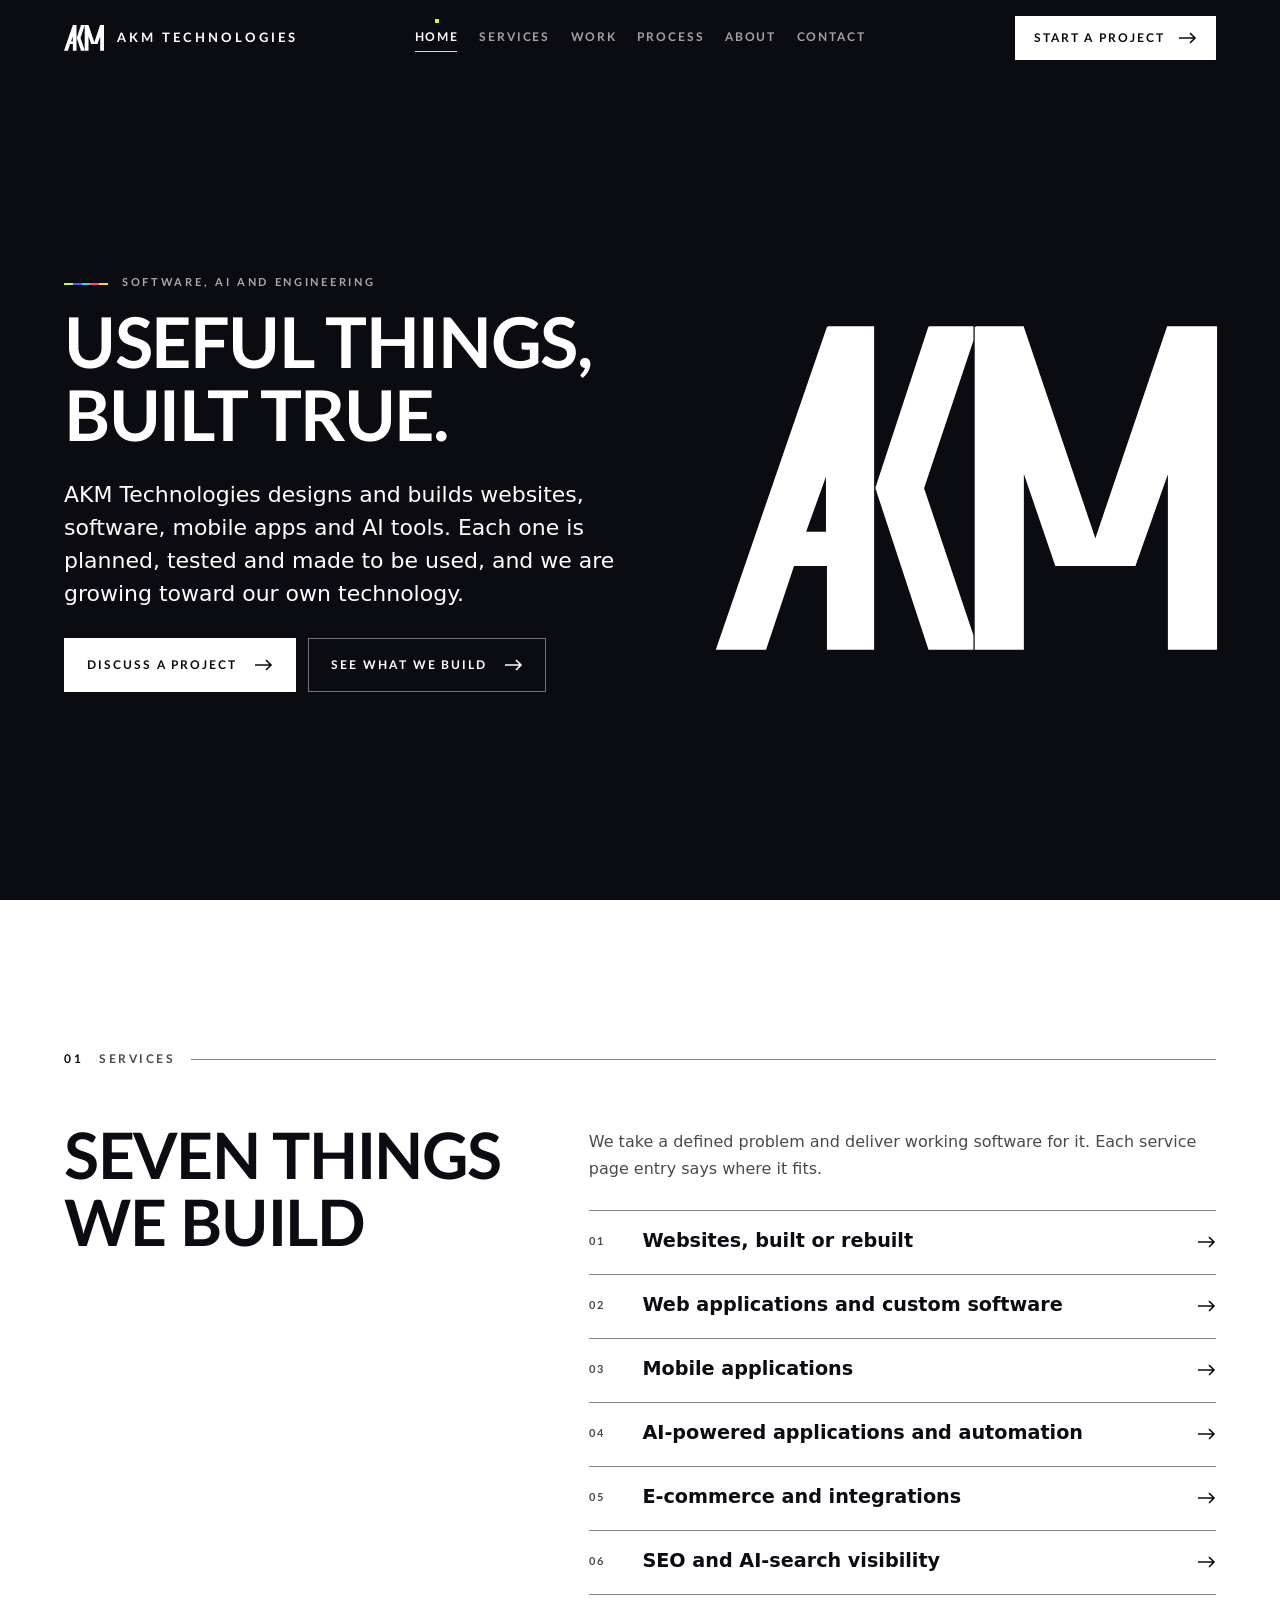
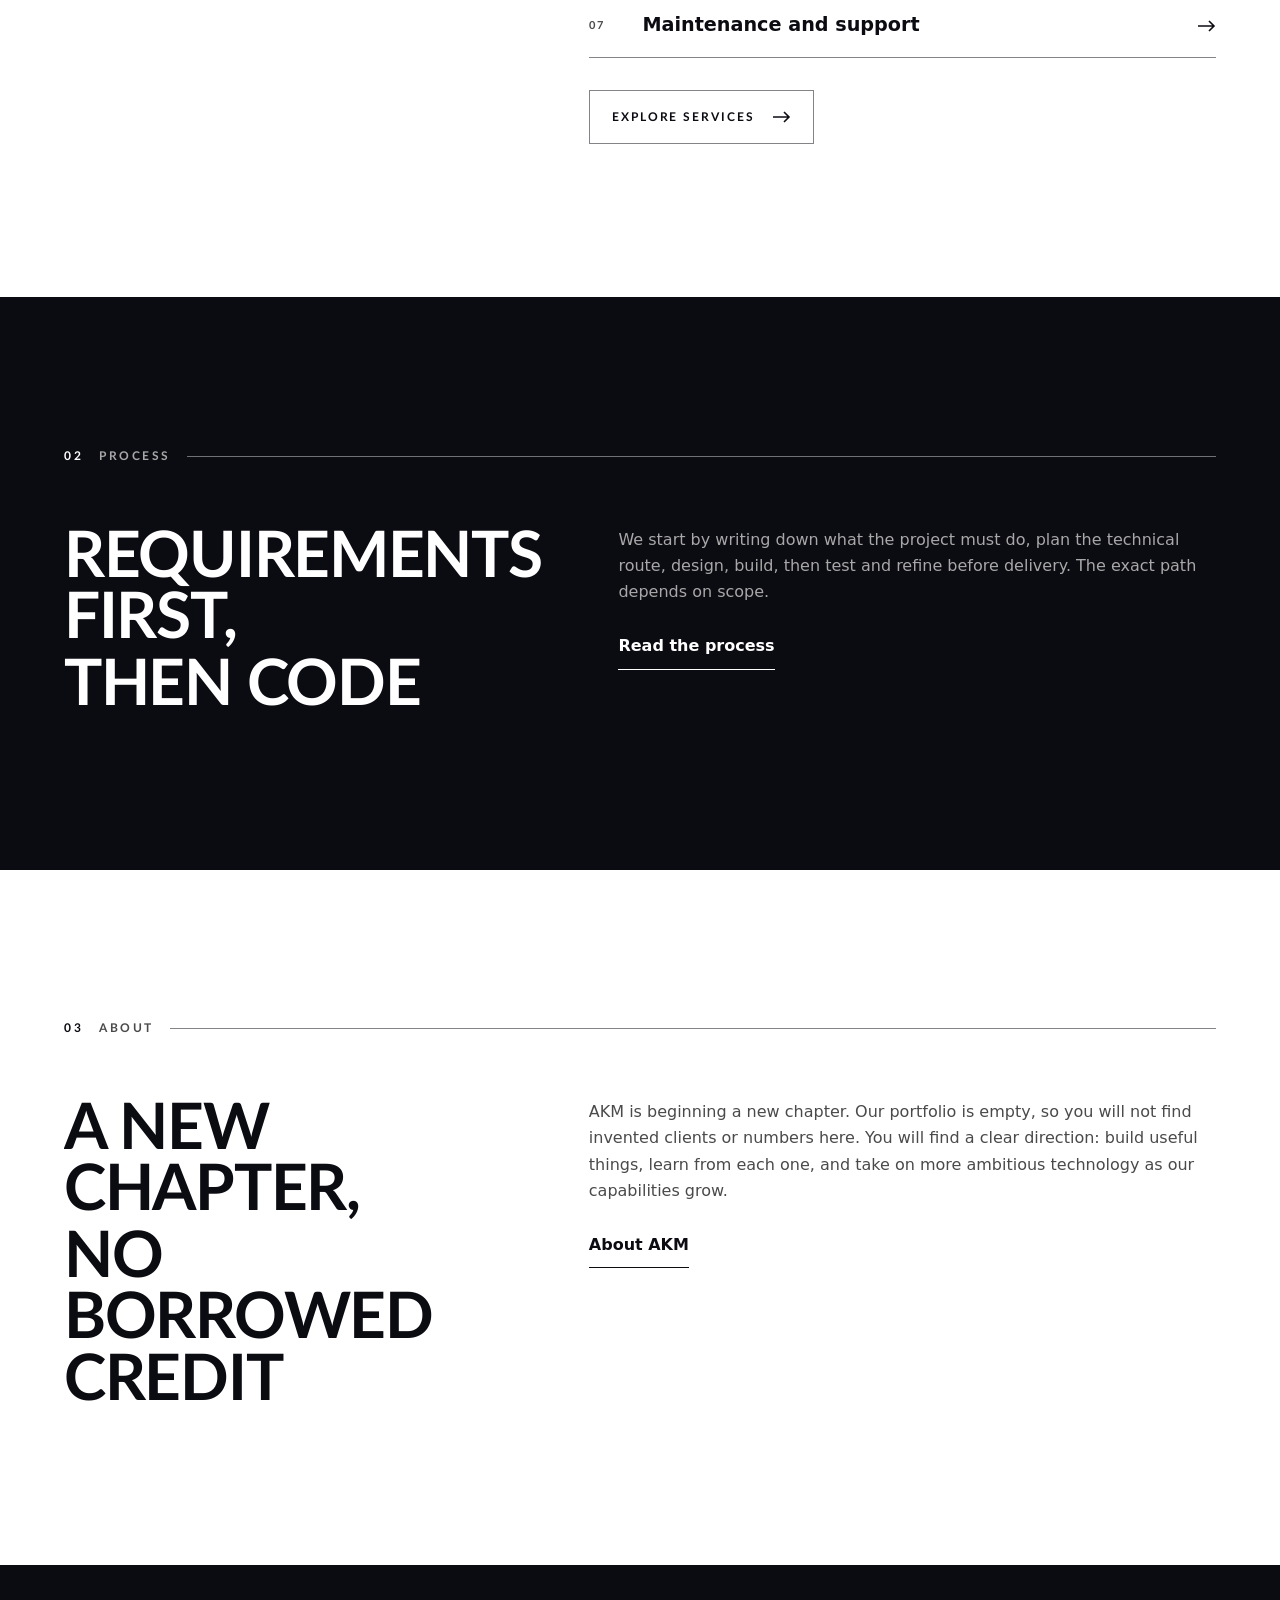
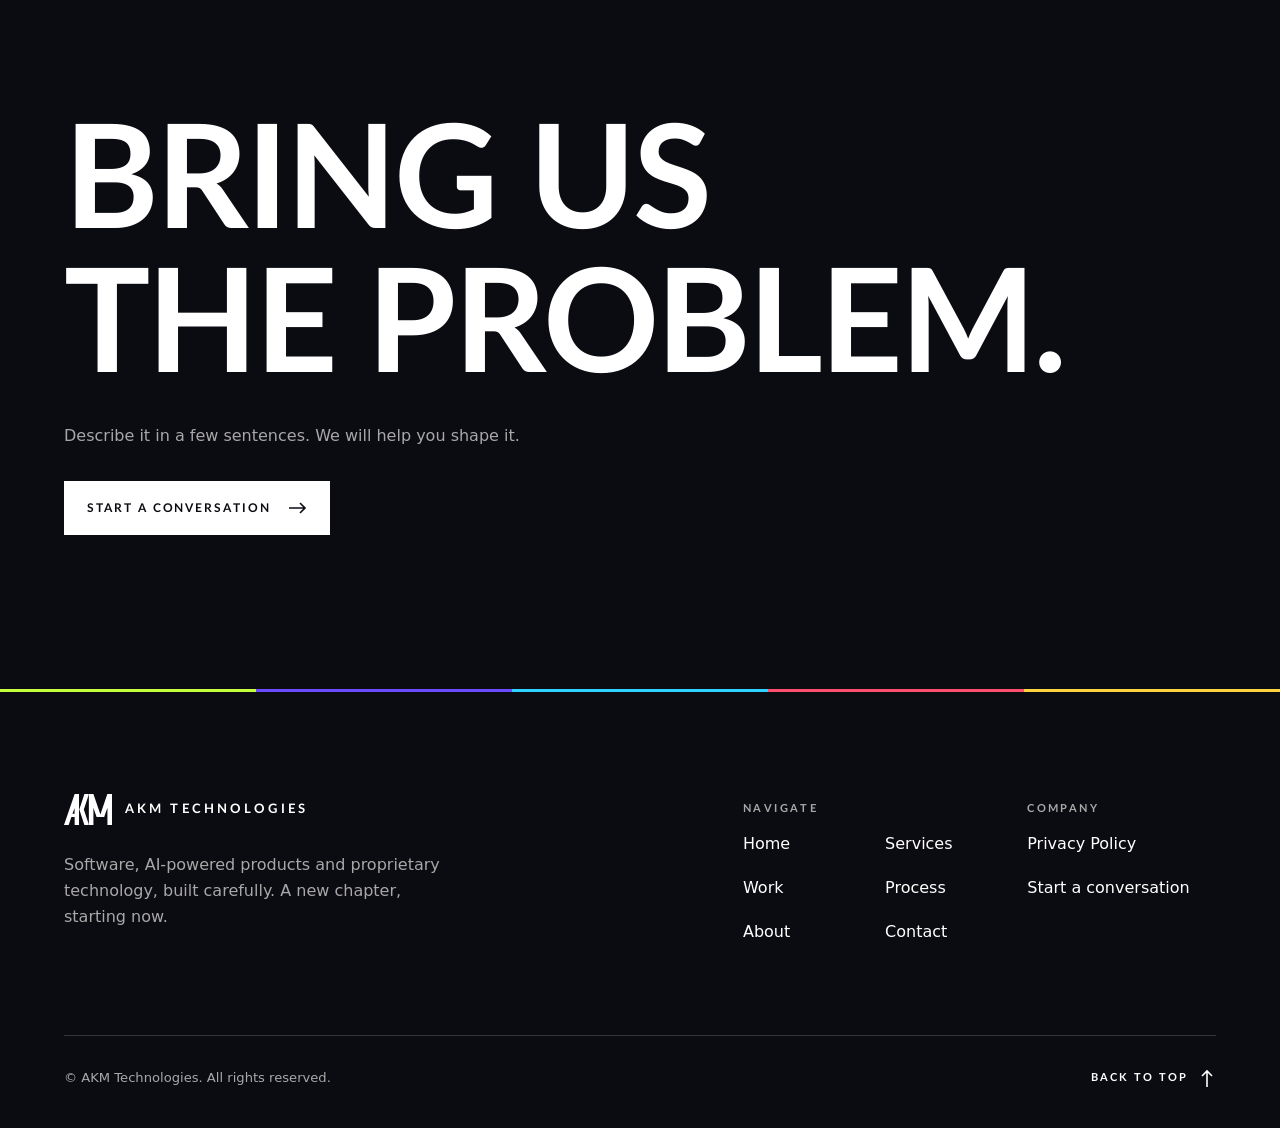
<file: akm-website-upload-this (3)/index.html>
<!doctype html><html lang="en"><head><meta charset="utf-8"><meta name="viewport" content="width=device-width,initial-scale=1,viewport-fit=cover">
<title>AKM Technologies | Software, AI products and engineering</title><meta name="description" content="AKM Technologies builds websites, custom software, mobile apps and AI-powered tools."><meta name="theme-color" content="#0B0B12"><meta name="color-scheme" content="dark">
<meta property="og:title" content="AKM Technologies | Software, AI products and engineering"><meta property="og:description" content="AKM Technologies builds websites, custom software, mobile apps and AI-powered tools."><meta property="og:type" content="website"><meta name="twitter:card" content="summary">
<link rel="icon" href="favicon.svg" type="image/svg+xml"><link rel="preload" href="fonts/lato-bold-latin.woff" as="font" type="font/woff" crossorigin>
<script>(function(d,w){var h=d.documentElement,done=0;h.classList.add('js'); var rm=w.matchMedia&&w.matchMedia('(prefers-reduced-motion: reduce)').matches; try{if(sessionStorage.getItem('akm-pt')){sessionStorage.removeItem('akm-pt');if(!rm)h.classList.add('pt-in')}}catch(e){} function go(){if(done)return;done=1;h.classList.add('ready');d.dispatchEvent(new Event('akm:ready'))} function start(){var f=d.fonts&&d.fonts.load?d.fonts.load('700 1em "Lato Headline"'):null;if(f&&f.then){f.then(function(){w.requestAnimationFrame(go)},go)}else go()} if(d.readyState==='loading')d.addEventListener('DOMContentLoaded',start);else start(); setTimeout(go,1100); setTimeout(function(){if(!w.__akm)h.classList.add('fb')},3500)})(document,window);</script><link rel="stylesheet" href="style.css"></head><body id="top">
<a class="skip" href="#main">Skip to content</a>
<header class="hd"><div class="wrap bar"><a class="brand" href="index.html" aria-label="AKM Technologies, home"><svg class="mono" viewBox="0 0 200 129" aria-hidden="true" focusable="false"><path fill-rule="evenodd" d="M44.4 0H62.6V129H44.4V95.4H30.6L19.4 129H0ZM44 58V82.4H35.2ZM85 0H102.4V5.4L82.6 64.6L102.4 123.6V129H85L63.8 64.5ZM103.6 0H122.6L151.6 85.8L180.6 0H200V129H181V57L167.4 95.4H135.8L122.6 56.8V129H103.6Z"/></svg><span class="word">AKM Technologies</span></a>
<nav class="dn" aria-label="Main"><ul><li><a href="index.html" aria-current="page">Home</a></li><li><a href="services.html">Services</a></li><li><a href="work.html">Work</a></li><li><a href="process.html">Process</a></li><li><a href="about.html">About</a></li><li><a href="contact.html">Contact</a></li></ul></nav>
<div class="hact"><a class="btn" href="contact.html"><span>Start a project</span><i class="arr" aria-hidden="true"></i></a></div><button class="burger" type="button" aria-expanded="false" aria-controls="menu" aria-label="Open menu"><i></i><i></i></button></div><div class="pg" aria-hidden="true"></div></header>
<nav class="menu" id="menu" aria-label="Main menu"><ul><li style="--i:0"><a href="index.html" aria-current="page"><span class="n">01</span><span>Home</span></a></li><li style="--i:1"><a href="services.html"><span class="n">02</span><span>Services</span></a></li><li style="--i:2"><a href="work.html"><span class="n">03</span><span>Work</span></a></li><li style="--i:3"><a href="process.html"><span class="n">04</span><span>Process</span></a></li><li style="--i:4"><a href="about.html"><span class="n">05</span><span>About</span></a></li><li style="--i:5"><a href="contact.html"><span class="n">06</span><span>Contact</span></a></li></ul><div class="mfoot"><a class="btn" href="contact.html"><span>Start a project</span><i class="arr" aria-hidden="true"></i></a><p>Software, AI-powered products and proprietary technology, built carefully. A new chapter, starting now.</p></div></nav>
<main id="main" tabindex="-1"><section class="hero"><div class="hero-art" aria-hidden="true"><div class="par" data-par><svg class="mk" viewBox="0 0 200 129" fill="none" aria-hidden="true" focusable="false"><path class="f" fill-rule="evenodd" d="M44.4 0H62.6V129H44.4V95.4H30.6L19.4 129H0ZM44 58V82.4H35.2ZM85 0H102.4V5.4L82.6 64.6L102.4 123.6V129H85L63.8 64.5ZM103.6 0H122.6L151.6 85.8L180.6 0H200V129H181V57L167.4 95.4H135.8L122.6 56.8V129H103.6Z"/><path class="o" pathLength="1" style="--i:0" d="M44.4 0H62.6V129H44.4V95.4H30.6L19.4 129H0Z"/><path class="o" pathLength="1" style="--i:0" d="M44 58V82.4H35.2Z"/><path class="o" pathLength="1" style="--i:1" d="M85 0H102.4V5.4L82.6 64.6L102.4 123.6V129H85L63.8 64.5Z"/><path class="o" pathLength="1" style="--i:2" d="M103.6 0H122.6L151.6 85.8L180.6 0H200V129H181V57L167.4 95.4H135.8L122.6 56.8V129H103.6Z"/></svg></div></div>
<div class="wrap"><p class="eyebrow"><i data-r="line" data-ld style="--dl:.1s"></i><span data-r="up" data-ld style="--dl:.2s">Software, AI and engineering</span></p><h1 data-r="mask" data-ld style="--dl:0.25s"><span class="w"><span style="--i:0">Useful things,</span></span> <span class="w"><span style="--i:1">built true.</span></span></h1>
<p class="lead" data-r="up" data-ld style="--dl:0.8s">AKM Technologies designs and builds websites, software, mobile apps and AI tools. Each one is planned, tested and made to be used, and we are growing toward our own technology.</p>
<div class="row" data-r="up" data-ld style="--dl:0.95s"><a class="btn" href="contact.html"><span>Discuss a project</span><i class="arr" aria-hidden="true"></i></a><a class="btn alt" href="services.html"><span>See what we build</span><i class="arr" aria-hidden="true"></i></a></div></div></section>
<section class="sec lt"><div class="wrap"><div class="sh"><span class="n">01</span><span>Services</span><i data-r="line"></i></div><div class="split"><h2 data-r="mask"><span class="w"><span style="--i:0">Seven things</span></span> <span class="w"><span style="--i:1">we build</span></span></h2><div><p data-r="up">We take a defined problem and deliver working software for it. Each service page entry says where it fits.</p><div style="margin-top:28px"><ul class="rows"><li data-r="row"><a href="services.html"><span class="n">01</span><span>Websites, built or rebuilt</span><i class="arr" aria-hidden="true"></i></a></li><li data-r="row"><a href="services.html"><span class="n">02</span><span>Web applications and custom software</span><i class="arr" aria-hidden="true"></i></a></li><li data-r="row"><a href="services.html"><span class="n">03</span><span>Mobile applications</span><i class="arr" aria-hidden="true"></i></a></li><li data-r="row"><a href="services.html"><span class="n">04</span><span>AI-powered applications and automation</span><i class="arr" aria-hidden="true"></i></a></li><li data-r="row"><a href="services.html"><span class="n">05</span><span>E-commerce and integrations</span><i class="arr" aria-hidden="true"></i></a></li><li data-r="row"><a href="services.html"><span class="n">06</span><span>SEO and AI-search visibility</span><i class="arr" aria-hidden="true"></i></a></li><li data-r="row"><a href="services.html"><span class="n">07</span><span>Maintenance and support</span><i class="arr" aria-hidden="true"></i></a></li></ul></div><div class="row" data-r="up" style="margin-top:32px"><a class="btn alt" href="services.html"><span>Explore services</span><i class="arr" aria-hidden="true"></i></a></div></div></div></div></section>
<section class="sec"><div class="wrap"><div class="sh"><span class="n">02</span><span>Process</span><i data-r="line"></i></div><div class="split"><h2 data-r="mask"><span class="w"><span style="--i:0">Requirements first,</span></span> <span class="w"><span style="--i:1">then code</span></span></h2><div><p data-r="up">We start by writing down what the project must do, plan the technical route, design, build, then test and refine before delivery. The exact path depends on scope.</p><p data-r="up" style="margin-top:20px"><a class="lnk" href="process.html">Read the process</a></p></div></div></div></section>
<section class="sec lt"><div class="wrap"><div class="sh"><span class="n">03</span><span>About</span><i data-r="line"></i></div><div class="split"><h2 data-r="mask"><span class="w"><span style="--i:0">A new chapter,</span></span> <span class="w"><span style="--i:1">no borrowed credit</span></span></h2><div><p data-r="up">AKM is beginning a new chapter. Our portfolio is empty, so you will not find invented clients or numbers here. You will find a clear direction: build useful things, learn from each one, and take on more ambitious technology as our capabilities grow.</p><p data-r="up" style="margin-top:20px"><a class="lnk" href="about.html">About AKM</a></p></div></div></div></section>
<section class="sec cta"><div class="wrap"><h2 data-r="mask"><span class="w"><span style="--i:0">Bring us</span></span> <span class="w"><span style="--i:1">the problem.</span></span></h2><p data-r="up">Describe it in a few sentences. We will help you shape it.</p><div class="row" data-r="up"><a class="btn" href="contact.html"><span>Start a conversation</span><i class="arr" aria-hidden="true"></i></a></div></div></section></main>
<footer class="ft"><div class="wrap"><div class="ft-top"><div><a class="brand" href="index.html" aria-label="AKM Technologies, home"><svg class="mono" viewBox="0 0 200 129" aria-hidden="true" focusable="false"><path fill-rule="evenodd" d="M44.4 0H62.6V129H44.4V95.4H30.6L19.4 129H0ZM44 58V82.4H35.2ZM85 0H102.4V5.4L82.6 64.6L102.4 123.6V129H85L63.8 64.5ZM103.6 0H122.6L151.6 85.8L180.6 0H200V129H181V57L167.4 95.4H135.8L122.6 56.8V129H103.6Z"/></svg><span class="word">AKM Technologies</span></a><p>Software, AI-powered products and proprietary technology, built carefully. A new chapter, starting now.</p></div>
<div class="ft-cols"><nav class="nav-all" aria-label="Footer"><p class="lbl">Navigate</p><ul><li><a href="index.html">Home</a></li><li><a href="services.html">Services</a></li><li><a href="work.html">Work</a></li><li><a href="process.html">Process</a></li><li><a href="about.html">About</a></li><li><a href="contact.html">Contact</a></li></ul></nav><div><p class="lbl">Company</p><ul><li><a href="privacy.html">Privacy Policy</a></li><li><a href="contact.html">Start a conversation</a></li></ul></div></div></div>
<div class="ft-bot"><p>&copy; AKM Technologies. All rights reserved.</p><a class="totop" href="#top">Back to top<i class="arr" aria-hidden="true"></i></a></div></div></footer>
<div class="veil" aria-hidden="true"><svg class="" viewBox="0 0 200 129" aria-hidden="true" focusable="false"><path fill-rule="evenodd" d="M44.4 0H62.6V129H44.4V95.4H30.6L19.4 129H0ZM44 58V82.4H35.2ZM85 0H102.4V5.4L82.6 64.6L102.4 123.6V129H85L63.8 64.5ZM103.6 0H122.6L151.6 85.8L180.6 0H200V129H181V57L167.4 95.4H135.8L122.6 56.8V129H103.6Z"/></svg></div><script src="app.js" defer></script></body></html>
</file>
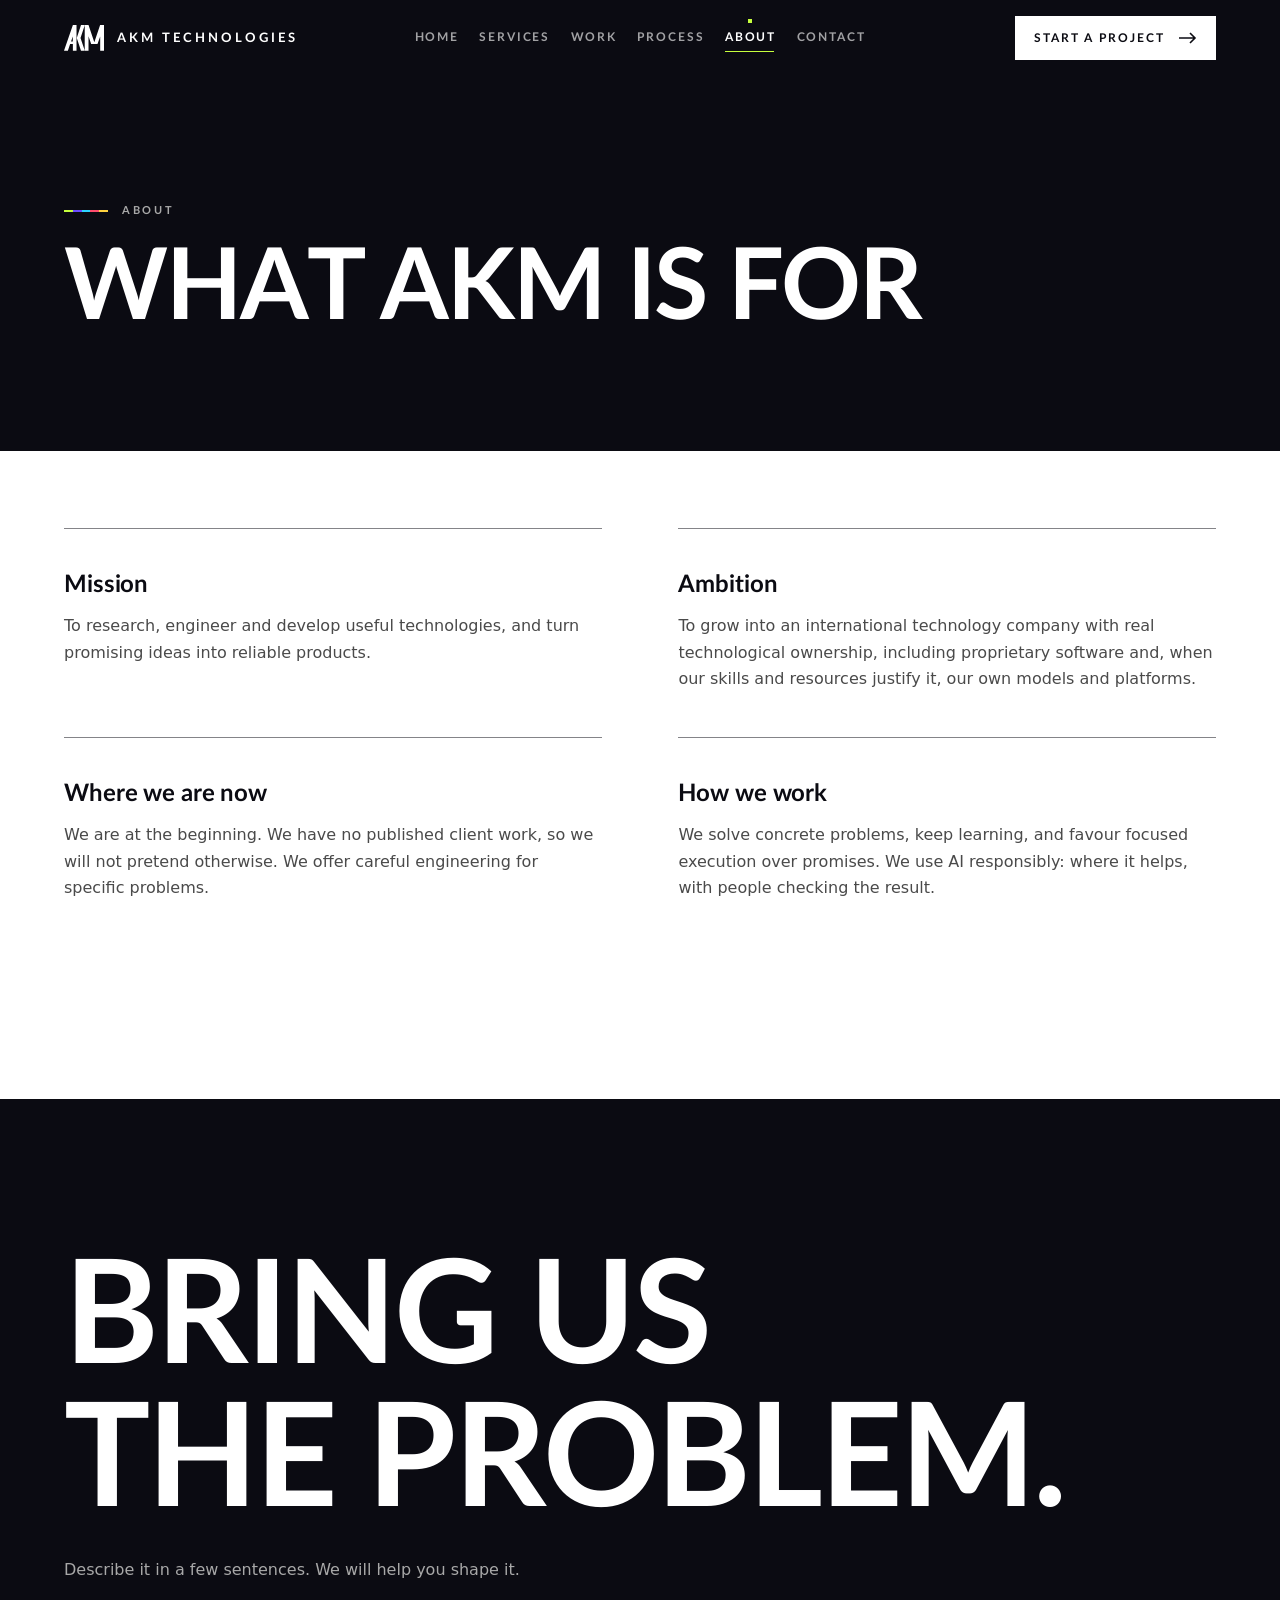
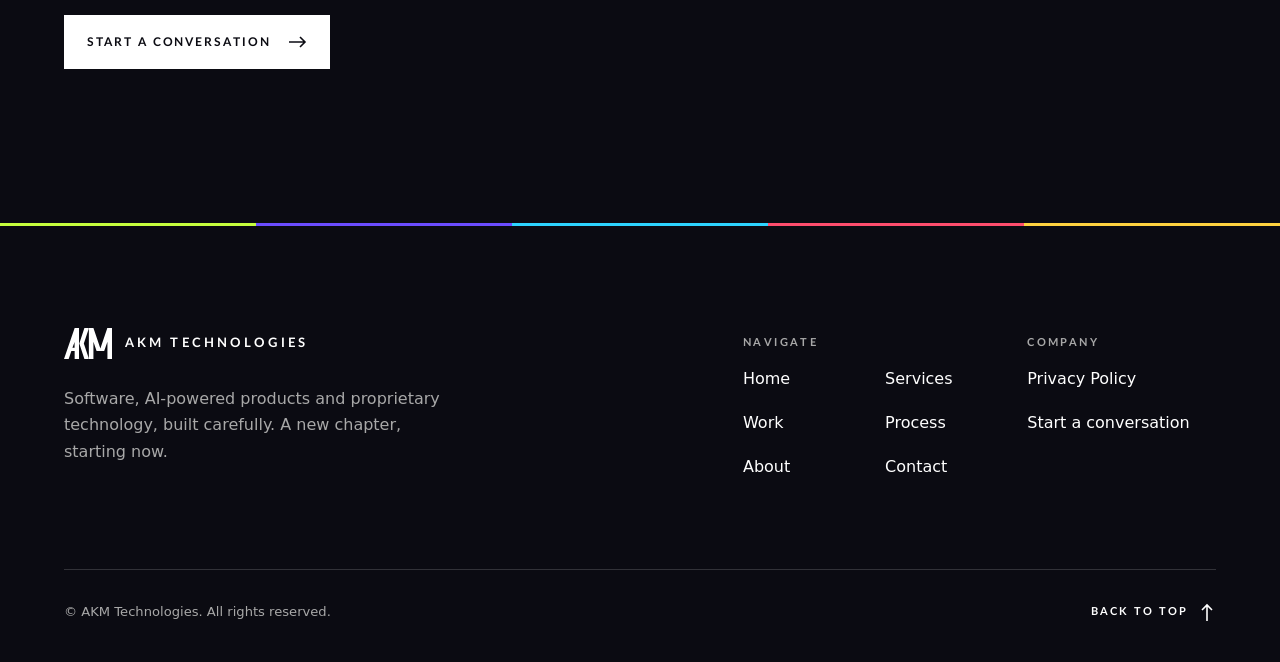
<file: akm-website-upload-this (3)/about.html>
<!doctype html><html lang="en"><head><meta charset="utf-8"><meta name="viewport" content="width=device-width,initial-scale=1,viewport-fit=cover">
<title>About | AKM Technologies</title><meta name="description" content="AKM Technologies’ mission, ambition and honest starting point."><meta name="theme-color" content="#0B0B12"><meta name="color-scheme" content="dark">
<meta property="og:title" content="About | AKM Technologies"><meta property="og:description" content="AKM Technologies’ mission, ambition and honest starting point."><meta property="og:type" content="website"><meta name="twitter:card" content="summary">
<link rel="icon" href="favicon.svg" type="image/svg+xml"><link rel="preload" href="fonts/lato-bold-latin.woff" as="font" type="font/woff" crossorigin>
<script>(function(d,w){var h=d.documentElement,done=0;h.classList.add('js'); var rm=w.matchMedia&&w.matchMedia('(prefers-reduced-motion: reduce)').matches; try{if(sessionStorage.getItem('akm-pt')){sessionStorage.removeItem('akm-pt');if(!rm)h.classList.add('pt-in')}}catch(e){} function go(){if(done)return;done=1;h.classList.add('ready');d.dispatchEvent(new Event('akm:ready'))} function start(){var f=d.fonts&&d.fonts.load?d.fonts.load('700 1em "Lato Headline"'):null;if(f&&f.then){f.then(function(){w.requestAnimationFrame(go)},go)}else go()} if(d.readyState==='loading')d.addEventListener('DOMContentLoaded',start);else start(); setTimeout(go,1100); setTimeout(function(){if(!w.__akm)h.classList.add('fb')},3500)})(document,window);</script><link rel="stylesheet" href="style.css"></head><body id="top">
<a class="skip" href="#main">Skip to content</a>
<header class="hd"><div class="wrap bar"><a class="brand" href="index.html" aria-label="AKM Technologies, home"><svg class="mono" viewBox="0 0 200 129" aria-hidden="true" focusable="false"><path fill-rule="evenodd" d="M44.4 0H62.6V129H44.4V95.4H30.6L19.4 129H0ZM44 58V82.4H35.2ZM85 0H102.4V5.4L82.6 64.6L102.4 123.6V129H85L63.8 64.5ZM103.6 0H122.6L151.6 85.8L180.6 0H200V129H181V57L167.4 95.4H135.8L122.6 56.8V129H103.6Z"/></svg><span class="word">AKM Technologies</span></a>
<nav class="dn" aria-label="Main"><ul><li><a href="index.html">Home</a></li><li><a href="services.html">Services</a></li><li><a href="work.html">Work</a></li><li><a href="process.html">Process</a></li><li><a href="about.html" aria-current="page">About</a></li><li><a href="contact.html">Contact</a></li></ul></nav>
<div class="hact"><a class="btn" href="contact.html"><span>Start a project</span><i class="arr" aria-hidden="true"></i></a></div><button class="burger" type="button" aria-expanded="false" aria-controls="menu" aria-label="Open menu"><i></i><i></i></button></div><div class="pg" aria-hidden="true"></div></header>
<nav class="menu" id="menu" aria-label="Main menu"><ul><li style="--i:0"><a href="index.html"><span class="n">01</span><span>Home</span></a></li><li style="--i:1"><a href="services.html"><span class="n">02</span><span>Services</span></a></li><li style="--i:2"><a href="work.html"><span class="n">03</span><span>Work</span></a></li><li style="--i:3"><a href="process.html"><span class="n">04</span><span>Process</span></a></li><li style="--i:4"><a href="about.html" aria-current="page"><span class="n">05</span><span>About</span></a></li><li style="--i:5"><a href="contact.html"><span class="n">06</span><span>Contact</span></a></li></ul><div class="mfoot"><a class="btn" href="contact.html"><span>Start a project</span><i class="arr" aria-hidden="true"></i></a><p>Software, AI-powered products and proprietary technology, built carefully. A new chapter, starting now.</p></div></nav>
<main id="main" tabindex="-1"><section class="ph"><div class="wrap"><p class="eyebrow"><i data-r="line" data-ld style="--dl:.1s"></i><span data-r="up" data-ld style="--dl:.2s">About</span></p><h1 data-r="mask" data-ld style="--dl:0.25s"><span class="w"><span style="--i:0">What AKM is for</span></span></h1></div></section>
<section class="sec lt" style="padding-top:clamp(40px,6vw,80px)"><div class="wrap"><div class="cols"><div class="col" data-r="row"><h3>Mission</h3><p>To research, engineer and develop useful technologies, and turn promising ideas into reliable products.</p></div><div class="col" data-r="row"><h3>Ambition</h3><p>To grow into an international technology company with real technological ownership, including proprietary software and, when our skills and resources justify it, our own models and platforms.</p></div><div class="col" data-r="row"><h3>Where we are now</h3><p>We are at the beginning. We have no published client work, so we will not pretend otherwise. We offer careful engineering for specific problems.</p></div><div class="col" data-r="row"><h3>How we work</h3><p>We solve concrete problems, keep learning, and favour focused execution over promises. We use AI responsibly: where it helps, with people checking the result.</p></div></div></div></section><section class="sec cta"><div class="wrap"><h2 data-r="mask"><span class="w"><span style="--i:0">Bring us</span></span> <span class="w"><span style="--i:1">the problem.</span></span></h2><p data-r="up">Describe it in a few sentences. We will help you shape it.</p><div class="row" data-r="up"><a class="btn" href="contact.html"><span>Start a conversation</span><i class="arr" aria-hidden="true"></i></a></div></div></section></main>
<footer class="ft"><div class="wrap"><div class="ft-top"><div><a class="brand" href="index.html" aria-label="AKM Technologies, home"><svg class="mono" viewBox="0 0 200 129" aria-hidden="true" focusable="false"><path fill-rule="evenodd" d="M44.4 0H62.6V129H44.4V95.4H30.6L19.4 129H0ZM44 58V82.4H35.2ZM85 0H102.4V5.4L82.6 64.6L102.4 123.6V129H85L63.8 64.5ZM103.6 0H122.6L151.6 85.8L180.6 0H200V129H181V57L167.4 95.4H135.8L122.6 56.8V129H103.6Z"/></svg><span class="word">AKM Technologies</span></a><p>Software, AI-powered products and proprietary technology, built carefully. A new chapter, starting now.</p></div>
<div class="ft-cols"><nav class="nav-all" aria-label="Footer"><p class="lbl">Navigate</p><ul><li><a href="index.html">Home</a></li><li><a href="services.html">Services</a></li><li><a href="work.html">Work</a></li><li><a href="process.html">Process</a></li><li><a href="about.html">About</a></li><li><a href="contact.html">Contact</a></li></ul></nav><div><p class="lbl">Company</p><ul><li><a href="privacy.html">Privacy Policy</a></li><li><a href="contact.html">Start a conversation</a></li></ul></div></div></div>
<div class="ft-bot"><p>&copy; AKM Technologies. All rights reserved.</p><a class="totop" href="#top">Back to top<i class="arr" aria-hidden="true"></i></a></div></div></footer>
<div class="veil" aria-hidden="true"><svg class="" viewBox="0 0 200 129" aria-hidden="true" focusable="false"><path fill-rule="evenodd" d="M44.4 0H62.6V129H44.4V95.4H30.6L19.4 129H0ZM44 58V82.4H35.2ZM85 0H102.4V5.4L82.6 64.6L102.4 123.6V129H85L63.8 64.5ZM103.6 0H122.6L151.6 85.8L180.6 0H200V129H181V57L167.4 95.4H135.8L122.6 56.8V129H103.6Z"/></svg></div><script src="app.js" defer></script></body></html>
</file>
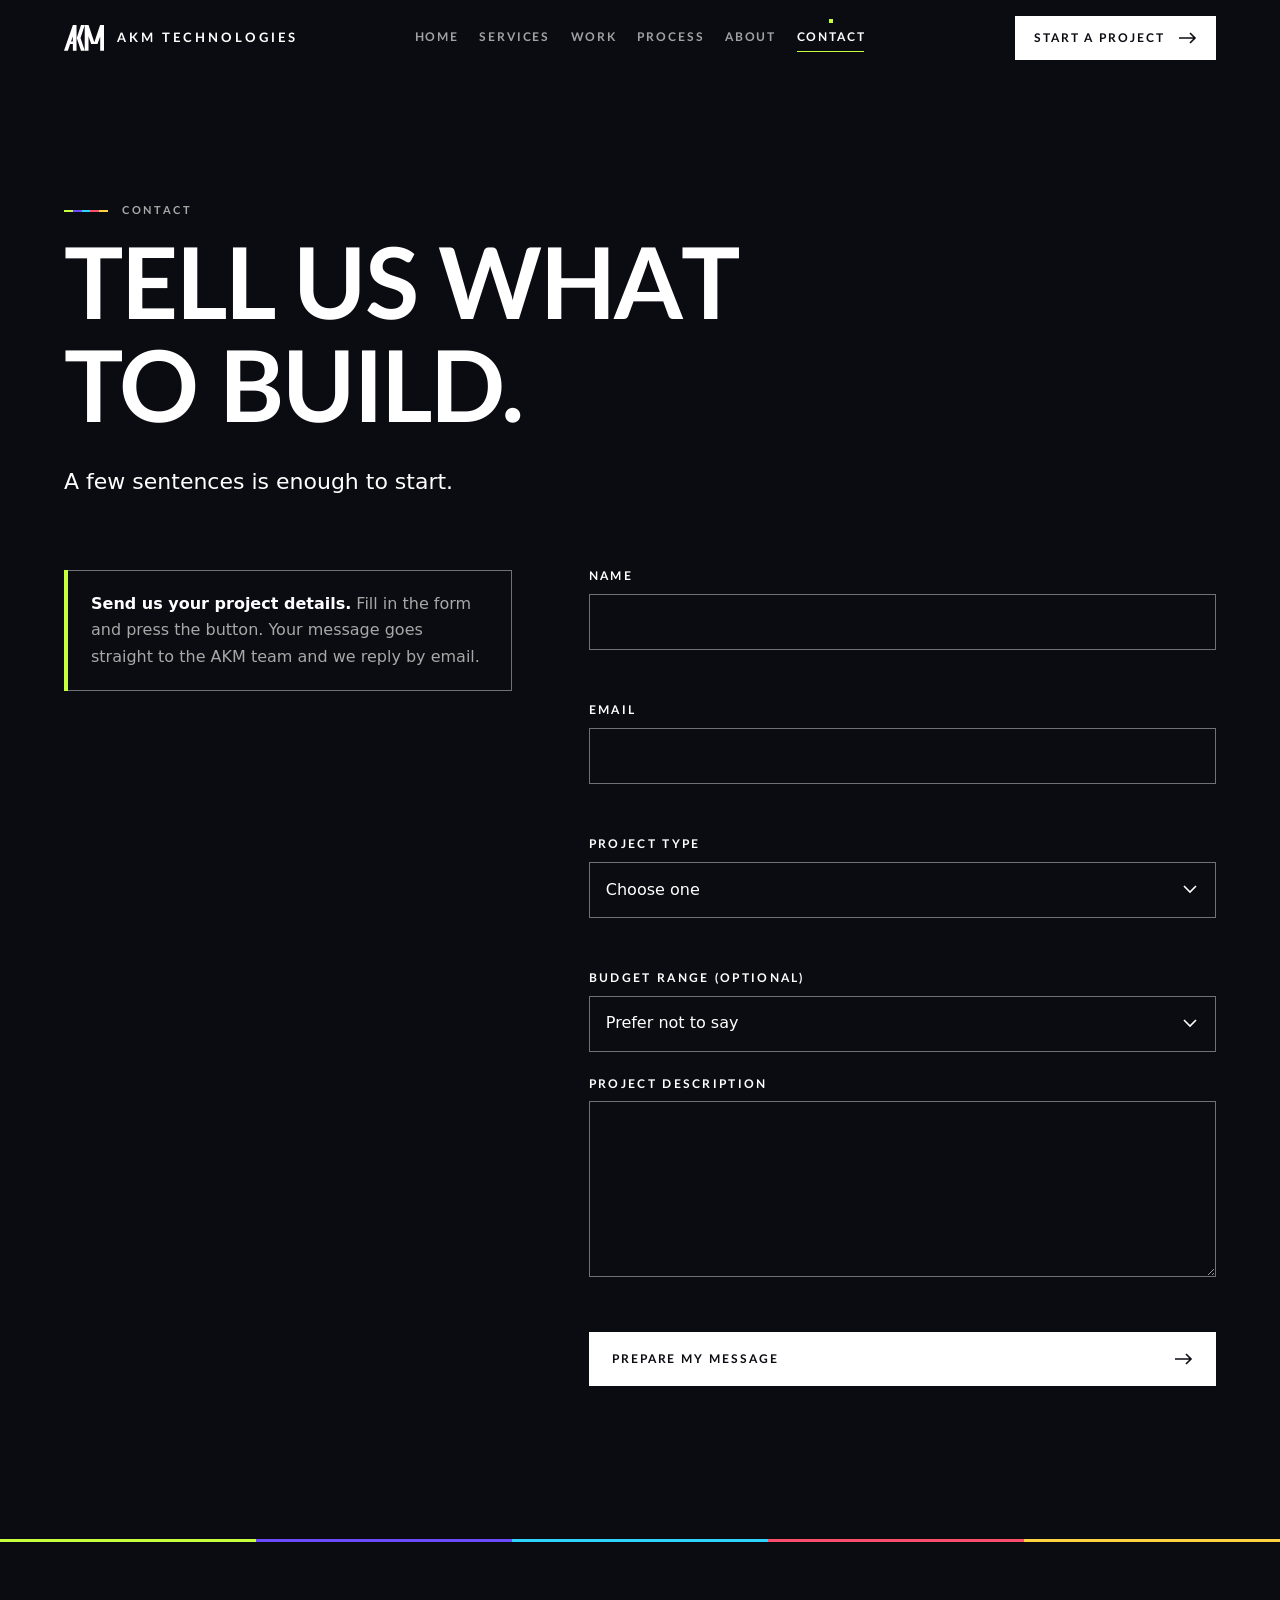
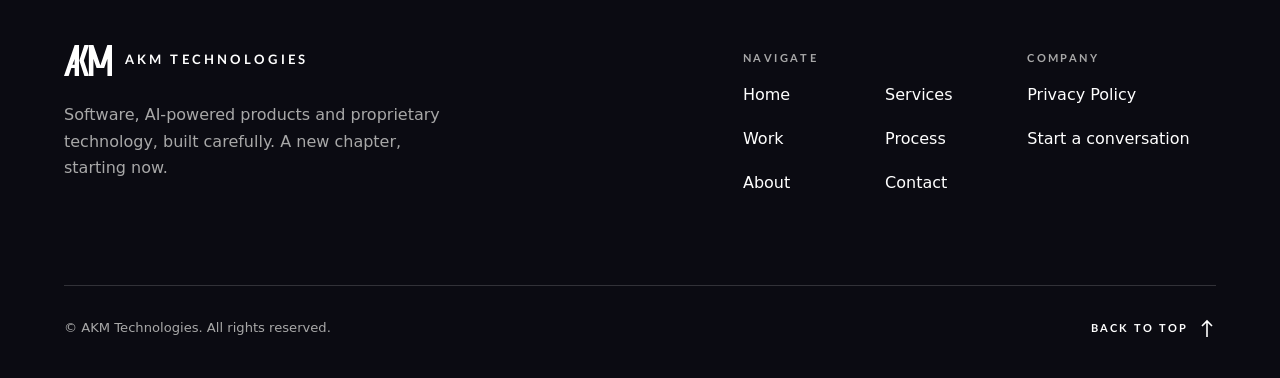
<file: akm-website-upload-this (3)/contact.html>
<!doctype html><html lang="en"><head><meta charset="utf-8"><meta name="viewport" content="width=device-width,initial-scale=1,viewport-fit=cover">
<title>Contact | AKM Technologies</title><meta name="description" content="Describe your project to AKM Technologies."><meta name="theme-color" content="#0B0B12"><meta name="color-scheme" content="dark">
<meta property="og:title" content="Contact | AKM Technologies"><meta property="og:description" content="Describe your project to AKM Technologies."><meta property="og:type" content="website"><meta name="twitter:card" content="summary">
<link rel="icon" href="favicon.svg" type="image/svg+xml"><link rel="preload" href="fonts/lato-bold-latin.woff" as="font" type="font/woff" crossorigin>
<script>(function(d,w){var h=d.documentElement,done=0;h.classList.add('js'); var rm=w.matchMedia&&w.matchMedia('(prefers-reduced-motion: reduce)').matches; try{if(sessionStorage.getItem('akm-pt')){sessionStorage.removeItem('akm-pt');if(!rm)h.classList.add('pt-in')}}catch(e){} function go(){if(done)return;done=1;h.classList.add('ready');d.dispatchEvent(new Event('akm:ready'))} function start(){var f=d.fonts&&d.fonts.load?d.fonts.load('700 1em "Lato Headline"'):null;if(f&&f.then){f.then(function(){w.requestAnimationFrame(go)},go)}else go()} if(d.readyState==='loading')d.addEventListener('DOMContentLoaded',start);else start(); setTimeout(go,1100); setTimeout(function(){if(!w.__akm)h.classList.add('fb')},3500)})(document,window);</script><link rel="stylesheet" href="style.css"></head><body id="top">
<a class="skip" href="#main">Skip to content</a>
<header class="hd"><div class="wrap bar"><a class="brand" href="index.html" aria-label="AKM Technologies, home"><svg class="mono" viewBox="0 0 200 129" aria-hidden="true" focusable="false"><path fill-rule="evenodd" d="M44.4 0H62.6V129H44.4V95.4H30.6L19.4 129H0ZM44 58V82.4H35.2ZM85 0H102.4V5.4L82.6 64.6L102.4 123.6V129H85L63.8 64.5ZM103.6 0H122.6L151.6 85.8L180.6 0H200V129H181V57L167.4 95.4H135.8L122.6 56.8V129H103.6Z"/></svg><span class="word">AKM Technologies</span></a>
<nav class="dn" aria-label="Main"><ul><li><a href="index.html">Home</a></li><li><a href="services.html">Services</a></li><li><a href="work.html">Work</a></li><li><a href="process.html">Process</a></li><li><a href="about.html">About</a></li><li><a href="contact.html" aria-current="page">Contact</a></li></ul></nav>
<div class="hact"><a class="btn" href="contact.html"><span>Start a project</span><i class="arr" aria-hidden="true"></i></a></div><button class="burger" type="button" aria-expanded="false" aria-controls="menu" aria-label="Open menu"><i></i><i></i></button></div><div class="pg" aria-hidden="true"></div></header>
<nav class="menu" id="menu" aria-label="Main menu"><ul><li style="--i:0"><a href="index.html"><span class="n">01</span><span>Home</span></a></li><li style="--i:1"><a href="services.html"><span class="n">02</span><span>Services</span></a></li><li style="--i:2"><a href="work.html"><span class="n">03</span><span>Work</span></a></li><li style="--i:3"><a href="process.html"><span class="n">04</span><span>Process</span></a></li><li style="--i:4"><a href="about.html"><span class="n">05</span><span>About</span></a></li><li style="--i:5"><a href="contact.html" aria-current="page"><span class="n">06</span><span>Contact</span></a></li></ul><div class="mfoot"><a class="btn" href="contact.html"><span>Start a project</span><i class="arr" aria-hidden="true"></i></a><p>Software, AI-powered products and proprietary technology, built carefully. A new chapter, starting now.</p></div></nav>
<main id="main" tabindex="-1"><section class="ph" style="padding-bottom:clamp(40px,6vw,72px)"><div class="wrap"><p class="eyebrow"><i data-r="line" data-ld style="--dl:.1s"></i><span data-r="up" data-ld style="--dl:.2s">Contact</span></p><h1 data-r="mask" data-ld style="--dl:0.25s"><span class="w"><span style="--i:0">Tell us what</span></span> <span class="w"><span style="--i:1">to build.</span></span></h1><p class="lead" data-r="up" data-ld style="--dl:0.7s">A few sentences is enough to start.</p></div></section>
<section class="sec" style="padding-top:0"><div class="wrap"><div class="split"><div data-r="up"><div class="note"><strong>Send us your project details.</strong> Fill in the form and press the button. Your message goes straight to the AKM team and we reply by email.</div></div><div><form data-contact novalidate><div class="fld"><label for="name">Name</label><input id="name" name="name" autocomplete="name" autocapitalize="words" enterkeyhint="next" required><div class="err" id="name-e" role="alert"></div></div>
<div class="fld"><label for="email">Email</label><input id="email" name="email" type="email" inputmode="email" autocomplete="email" autocapitalize="off" spellcheck="false" enterkeyhint="next" required><div class="err" id="email-e" role="alert"></div></div>
<div class="fld"><label for="type">Project type</label><select id="type" name="type" required><option value="">Choose one</option><option>Website</option><option>Web application or software</option><option>Mobile app</option><option>AI or automation</option><option>E-commerce</option><option>SEO</option><option>Maintenance and support</option><option>Not sure yet</option></select><div class="err" id="type-e" role="alert"></div></div>
<div class="fld"><label for="budget">Budget range (optional)</label><select id="budget" name="budget"><option value="">Prefer not to say</option><option>Under $2,000</option><option>$2,000 to $10,000</option><option>$10,000 to $50,000</option><option>Over $50,000</option></select></div>
<div class="fld"><label for="msg">Project description</label><textarea id="msg" name="msg" rows="6" minlength="20" required></textarea><div class="err" id="msg-e" role="alert"></div></div>
<button class="btn" type="submit"><span>Prepare my message</span><i class="arr" aria-hidden="true"></i></button><input type="text" name="_gotcha" tabindex="-1" autocomplete="off" style="position:absolute;left:-9999px" aria-hidden="true"></form>
<div id="res" hidden tabindex="-1"><h2>Message sent</h2><p></p><label for="out">Message</label><textarea id="out" rows="9" readonly></textarea><p><button class="btn alt" id="copy" type="button"><span>Copy message</span></button> <span id="cs" role="status"></span></p></div></div></div></div></section></main>
<footer class="ft"><div class="wrap"><div class="ft-top"><div><a class="brand" href="index.html" aria-label="AKM Technologies, home"><svg class="mono" viewBox="0 0 200 129" aria-hidden="true" focusable="false"><path fill-rule="evenodd" d="M44.4 0H62.6V129H44.4V95.4H30.6L19.4 129H0ZM44 58V82.4H35.2ZM85 0H102.4V5.4L82.6 64.6L102.4 123.6V129H85L63.8 64.5ZM103.6 0H122.6L151.6 85.8L180.6 0H200V129H181V57L167.4 95.4H135.8L122.6 56.8V129H103.6Z"/></svg><span class="word">AKM Technologies</span></a><p>Software, AI-powered products and proprietary technology, built carefully. A new chapter, starting now.</p></div>
<div class="ft-cols"><nav class="nav-all" aria-label="Footer"><p class="lbl">Navigate</p><ul><li><a href="index.html">Home</a></li><li><a href="services.html">Services</a></li><li><a href="work.html">Work</a></li><li><a href="process.html">Process</a></li><li><a href="about.html">About</a></li><li><a href="contact.html">Contact</a></li></ul></nav><div><p class="lbl">Company</p><ul><li><a href="privacy.html">Privacy Policy</a></li><li><a href="contact.html">Start a conversation</a></li></ul></div></div></div>
<div class="ft-bot"><p>&copy; AKM Technologies. All rights reserved.</p><a class="totop" href="#top">Back to top<i class="arr" aria-hidden="true"></i></a></div></div></footer>
<div class="veil" aria-hidden="true"><svg class="" viewBox="0 0 200 129" aria-hidden="true" focusable="false"><path fill-rule="evenodd" d="M44.4 0H62.6V129H44.4V95.4H30.6L19.4 129H0ZM44 58V82.4H35.2ZM85 0H102.4V5.4L82.6 64.6L102.4 123.6V129H85L63.8 64.5ZM103.6 0H122.6L151.6 85.8L180.6 0H200V129H181V57L167.4 95.4H135.8L122.6 56.8V129H103.6Z"/></svg></div><script src="app.js" defer></script></body></html>
</file>
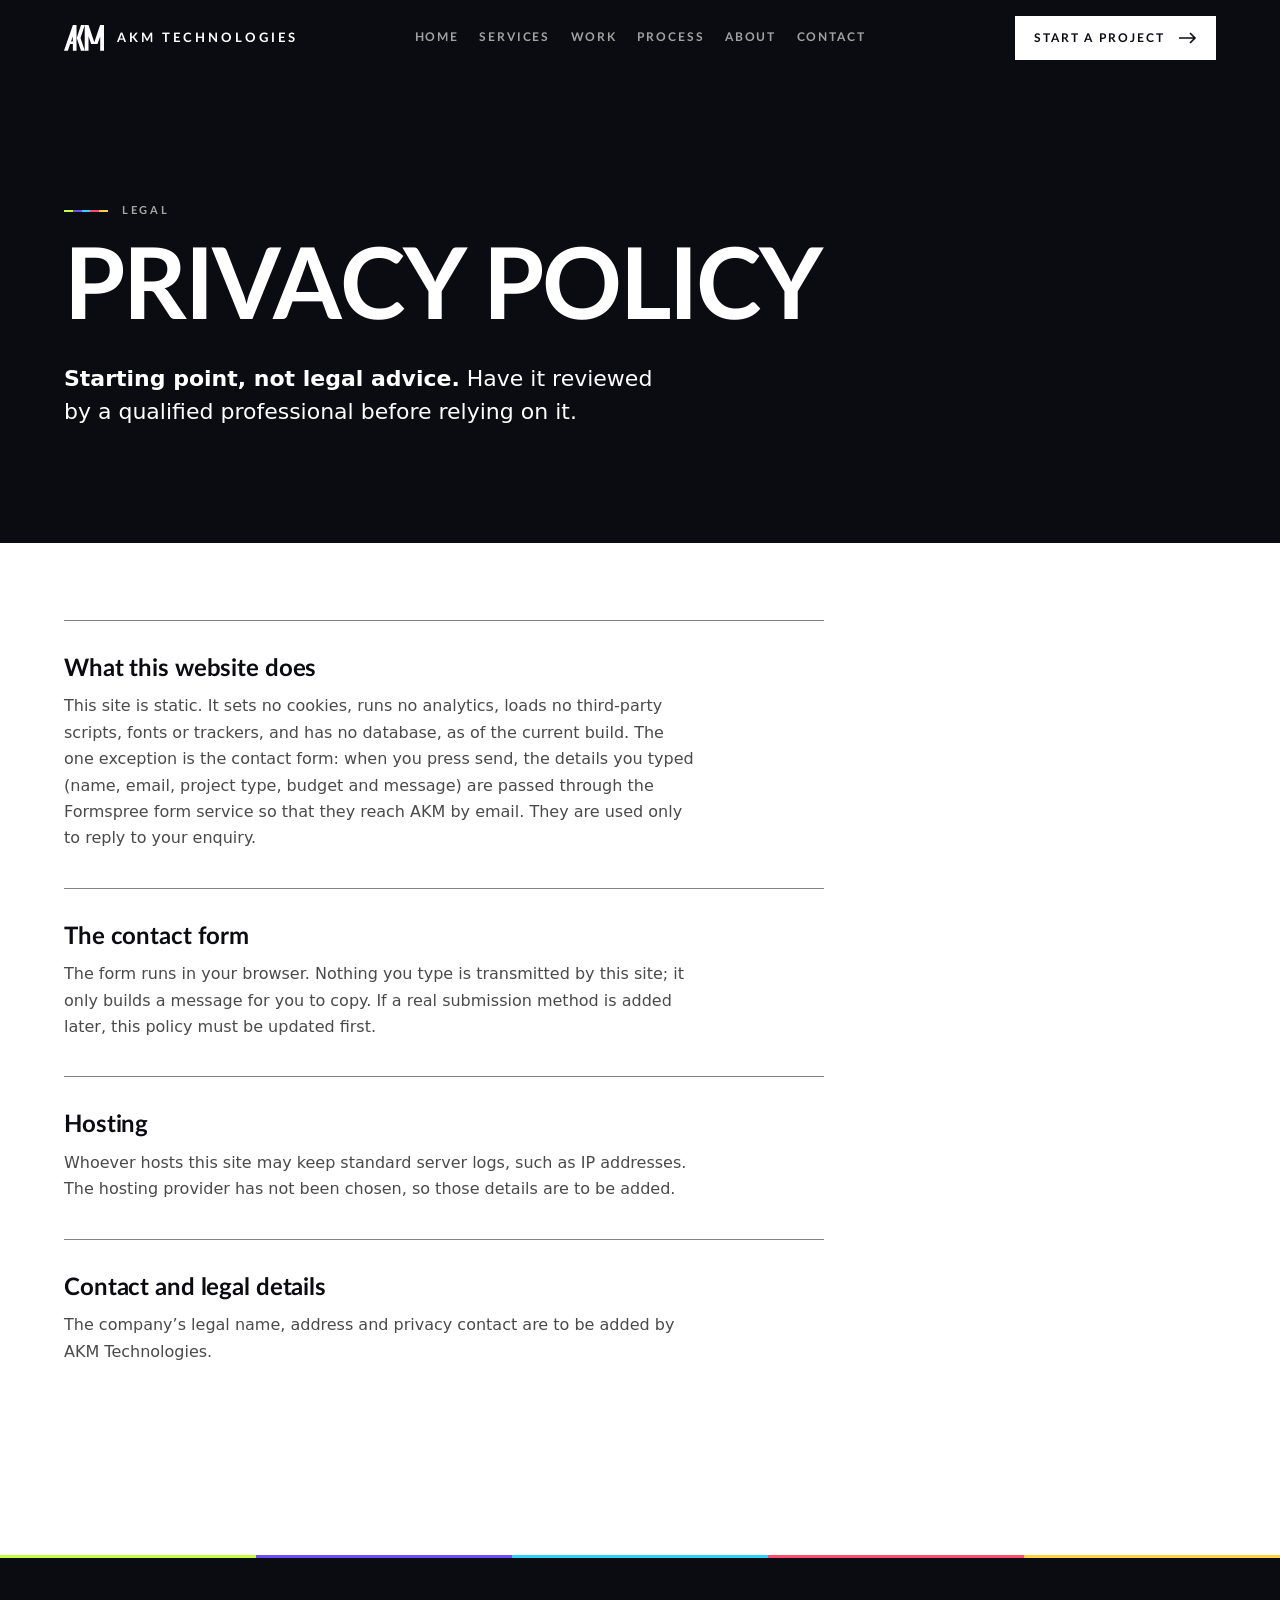
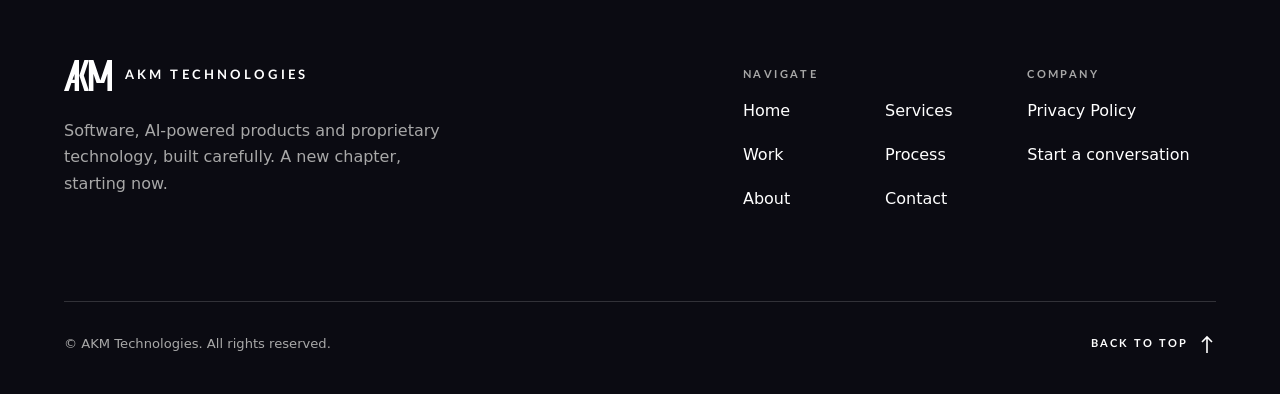
<file: akm-website-upload-this (3)/privacy.html>
<!doctype html><html lang="en"><head><meta charset="utf-8"><meta name="viewport" content="width=device-width,initial-scale=1,viewport-fit=cover">
<title>Privacy Policy | AKM Technologies</title><meta name="description" content="How this website handles personal information."><meta name="theme-color" content="#0B0B12"><meta name="color-scheme" content="dark">
<meta property="og:title" content="Privacy Policy | AKM Technologies"><meta property="og:description" content="How this website handles personal information."><meta property="og:type" content="website"><meta name="twitter:card" content="summary">
<link rel="icon" href="favicon.svg" type="image/svg+xml"><link rel="preload" href="fonts/lato-bold-latin.woff" as="font" type="font/woff" crossorigin>
<script>(function(d,w){var h=d.documentElement,done=0;h.classList.add('js'); var rm=w.matchMedia&&w.matchMedia('(prefers-reduced-motion: reduce)').matches; try{if(sessionStorage.getItem('akm-pt')){sessionStorage.removeItem('akm-pt');if(!rm)h.classList.add('pt-in')}}catch(e){} function go(){if(done)return;done=1;h.classList.add('ready');d.dispatchEvent(new Event('akm:ready'))} function start(){var f=d.fonts&&d.fonts.load?d.fonts.load('700 1em "Lato Headline"'):null;if(f&&f.then){f.then(function(){w.requestAnimationFrame(go)},go)}else go()} if(d.readyState==='loading')d.addEventListener('DOMContentLoaded',start);else start(); setTimeout(go,1100); setTimeout(function(){if(!w.__akm)h.classList.add('fb')},3500)})(document,window);</script><link rel="stylesheet" href="style.css"></head><body id="top">
<a class="skip" href="#main">Skip to content</a>
<header class="hd"><div class="wrap bar"><a class="brand" href="index.html" aria-label="AKM Technologies, home"><svg class="mono" viewBox="0 0 200 129" aria-hidden="true" focusable="false"><path fill-rule="evenodd" d="M44.4 0H62.6V129H44.4V95.4H30.6L19.4 129H0ZM44 58V82.4H35.2ZM85 0H102.4V5.4L82.6 64.6L102.4 123.6V129H85L63.8 64.5ZM103.6 0H122.6L151.6 85.8L180.6 0H200V129H181V57L167.4 95.4H135.8L122.6 56.8V129H103.6Z"/></svg><span class="word">AKM Technologies</span></a>
<nav class="dn" aria-label="Main"><ul><li><a href="index.html">Home</a></li><li><a href="services.html">Services</a></li><li><a href="work.html">Work</a></li><li><a href="process.html">Process</a></li><li><a href="about.html">About</a></li><li><a href="contact.html">Contact</a></li></ul></nav>
<div class="hact"><a class="btn" href="contact.html"><span>Start a project</span><i class="arr" aria-hidden="true"></i></a></div><button class="burger" type="button" aria-expanded="false" aria-controls="menu" aria-label="Open menu"><i></i><i></i></button></div><div class="pg" aria-hidden="true"></div></header>
<nav class="menu" id="menu" aria-label="Main menu"><ul><li style="--i:0"><a href="index.html"><span class="n">01</span><span>Home</span></a></li><li style="--i:1"><a href="services.html"><span class="n">02</span><span>Services</span></a></li><li style="--i:2"><a href="work.html"><span class="n">03</span><span>Work</span></a></li><li style="--i:3"><a href="process.html"><span class="n">04</span><span>Process</span></a></li><li style="--i:4"><a href="about.html"><span class="n">05</span><span>About</span></a></li><li style="--i:5"><a href="contact.html"><span class="n">06</span><span>Contact</span></a></li></ul><div class="mfoot"><a class="btn" href="contact.html"><span>Start a project</span><i class="arr" aria-hidden="true"></i></a><p>Software, AI-powered products and proprietary technology, built carefully. A new chapter, starting now.</p></div></nav>
<main id="main" tabindex="-1"><section class="ph"><div class="wrap"><p class="eyebrow"><i data-r="line" data-ld style="--dl:.1s"></i><span data-r="up" data-ld style="--dl:.2s">Legal</span></p><h1 data-r="mask" data-ld style="--dl:0.25s"><span class="w"><span style="--i:0">Privacy Policy</span></span></h1><p class="lead" data-r="up" data-ld style="--dl:0.7s"><strong>Starting point, not legal advice.</strong> Have it reviewed by a qualified professional before relying on it.</p></div></section>
<section class="sec lt" style="padding-top:clamp(40px,6vw,80px)"><div class="wrap"><div class="prose"><div data-r="row"><h3>What this website does</h3><p>This site is static. It sets no cookies, runs no analytics, loads no third-party scripts, fonts or trackers, and has no database, as of the current build. The one exception is the contact form: when you press send, the details you typed (name, email, project type, budget and message) are passed through the Formspree form service so that they reach AKM by email. They are used only to reply to your enquiry.</p></div><div data-r="row"><h3>The contact form</h3><p>The form runs in your browser. Nothing you type is transmitted by this site; it only builds a message for you to copy. If a real submission method is added later, this policy must be updated first.</p></div><div data-r="row"><h3>Hosting</h3><p>Whoever hosts this site may keep standard server logs, such as IP addresses. The hosting provider has not been chosen, so those details are to be added.</p></div><div data-r="row"><h3>Contact and legal details</h3><p>The company’s legal name, address and privacy contact are to be added by AKM Technologies.</p></div></div></div></section></main>
<footer class="ft"><div class="wrap"><div class="ft-top"><div><a class="brand" href="index.html" aria-label="AKM Technologies, home"><svg class="mono" viewBox="0 0 200 129" aria-hidden="true" focusable="false"><path fill-rule="evenodd" d="M44.4 0H62.6V129H44.4V95.4H30.6L19.4 129H0ZM44 58V82.4H35.2ZM85 0H102.4V5.4L82.6 64.6L102.4 123.6V129H85L63.8 64.5ZM103.6 0H122.6L151.6 85.8L180.6 0H200V129H181V57L167.4 95.4H135.8L122.6 56.8V129H103.6Z"/></svg><span class="word">AKM Technologies</span></a><p>Software, AI-powered products and proprietary technology, built carefully. A new chapter, starting now.</p></div>
<div class="ft-cols"><nav class="nav-all" aria-label="Footer"><p class="lbl">Navigate</p><ul><li><a href="index.html">Home</a></li><li><a href="services.html">Services</a></li><li><a href="work.html">Work</a></li><li><a href="process.html">Process</a></li><li><a href="about.html">About</a></li><li><a href="contact.html">Contact</a></li></ul></nav><div><p class="lbl">Company</p><ul><li><a href="privacy.html">Privacy Policy</a></li><li><a href="contact.html">Start a conversation</a></li></ul></div></div></div>
<div class="ft-bot"><p>&copy; AKM Technologies. All rights reserved.</p><a class="totop" href="#top">Back to top<i class="arr" aria-hidden="true"></i></a></div></div></footer>
<div class="veil" aria-hidden="true"><svg class="" viewBox="0 0 200 129" aria-hidden="true" focusable="false"><path fill-rule="evenodd" d="M44.4 0H62.6V129H44.4V95.4H30.6L19.4 129H0ZM44 58V82.4H35.2ZM85 0H102.4V5.4L82.6 64.6L102.4 123.6V129H85L63.8 64.5ZM103.6 0H122.6L151.6 85.8L180.6 0H200V129H181V57L167.4 95.4H135.8L122.6 56.8V129H103.6Z"/></svg></div><script src="app.js" defer></script></body></html>
</file>
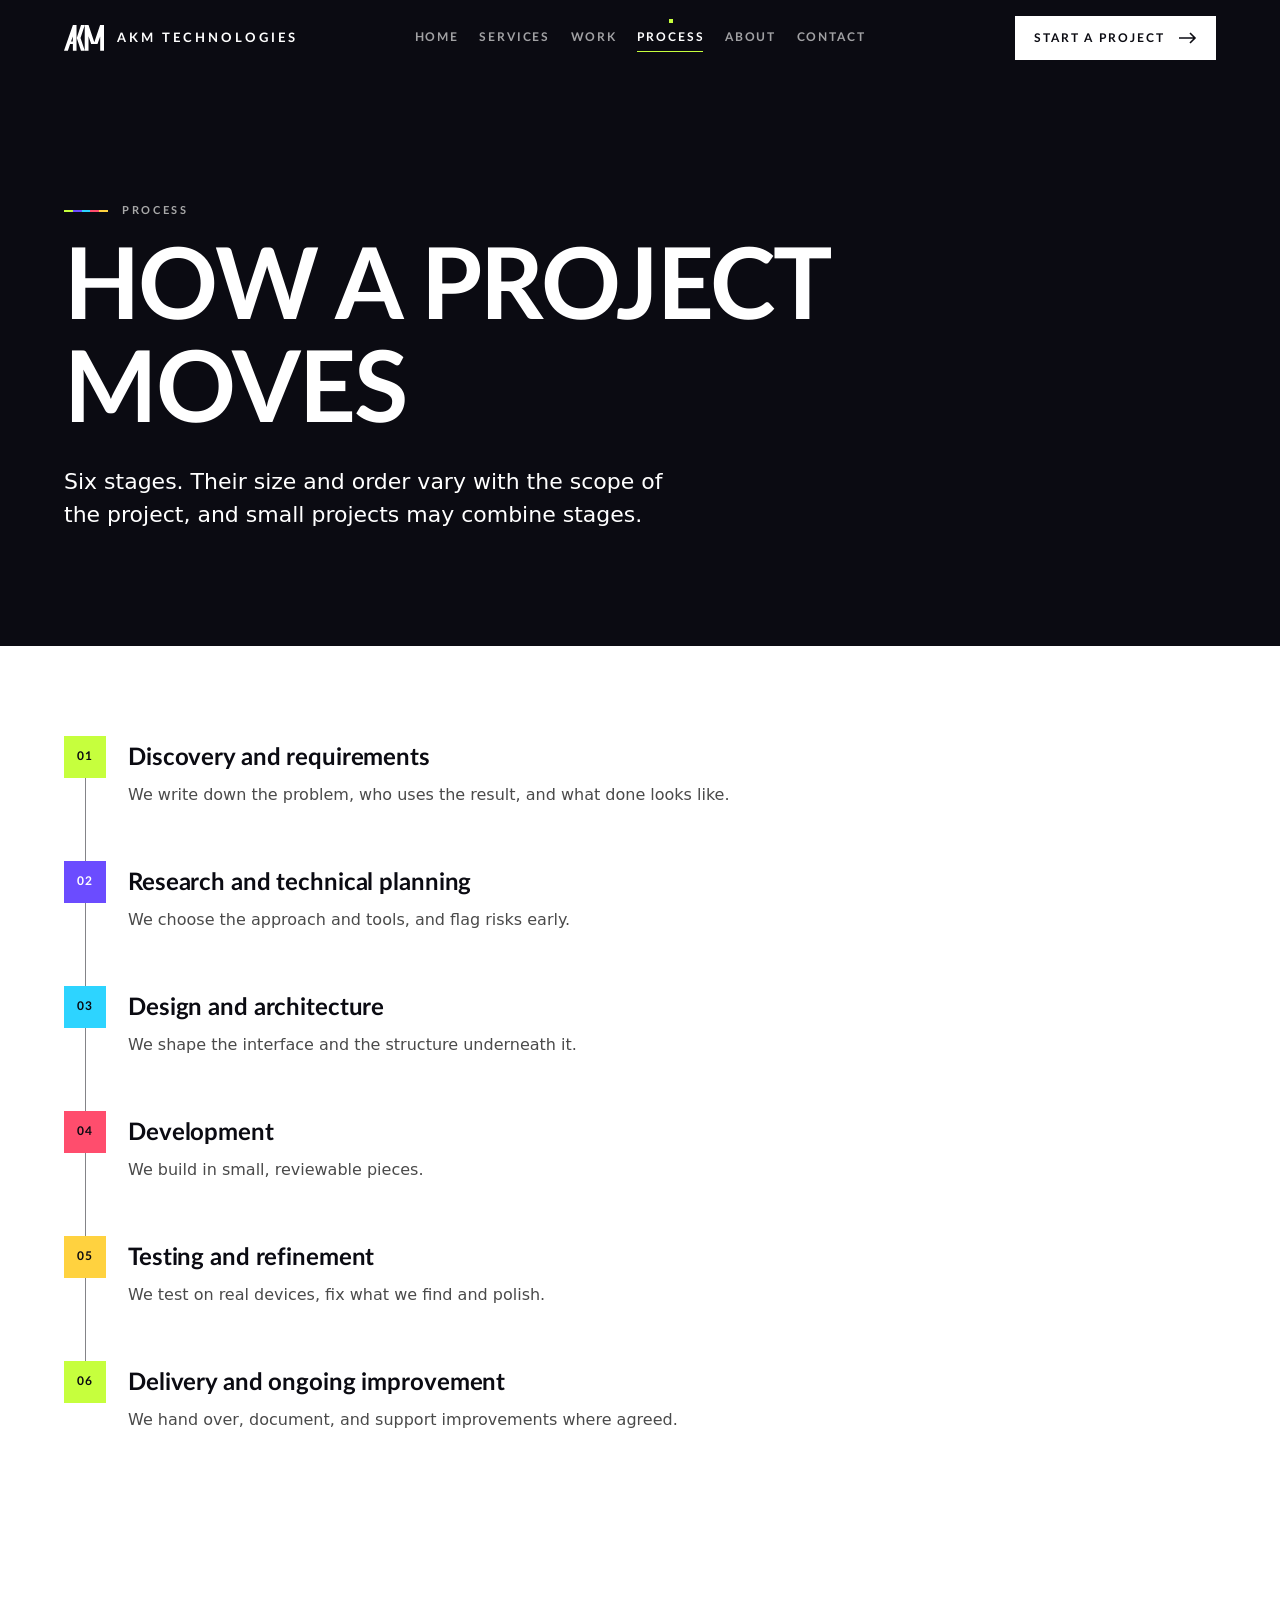
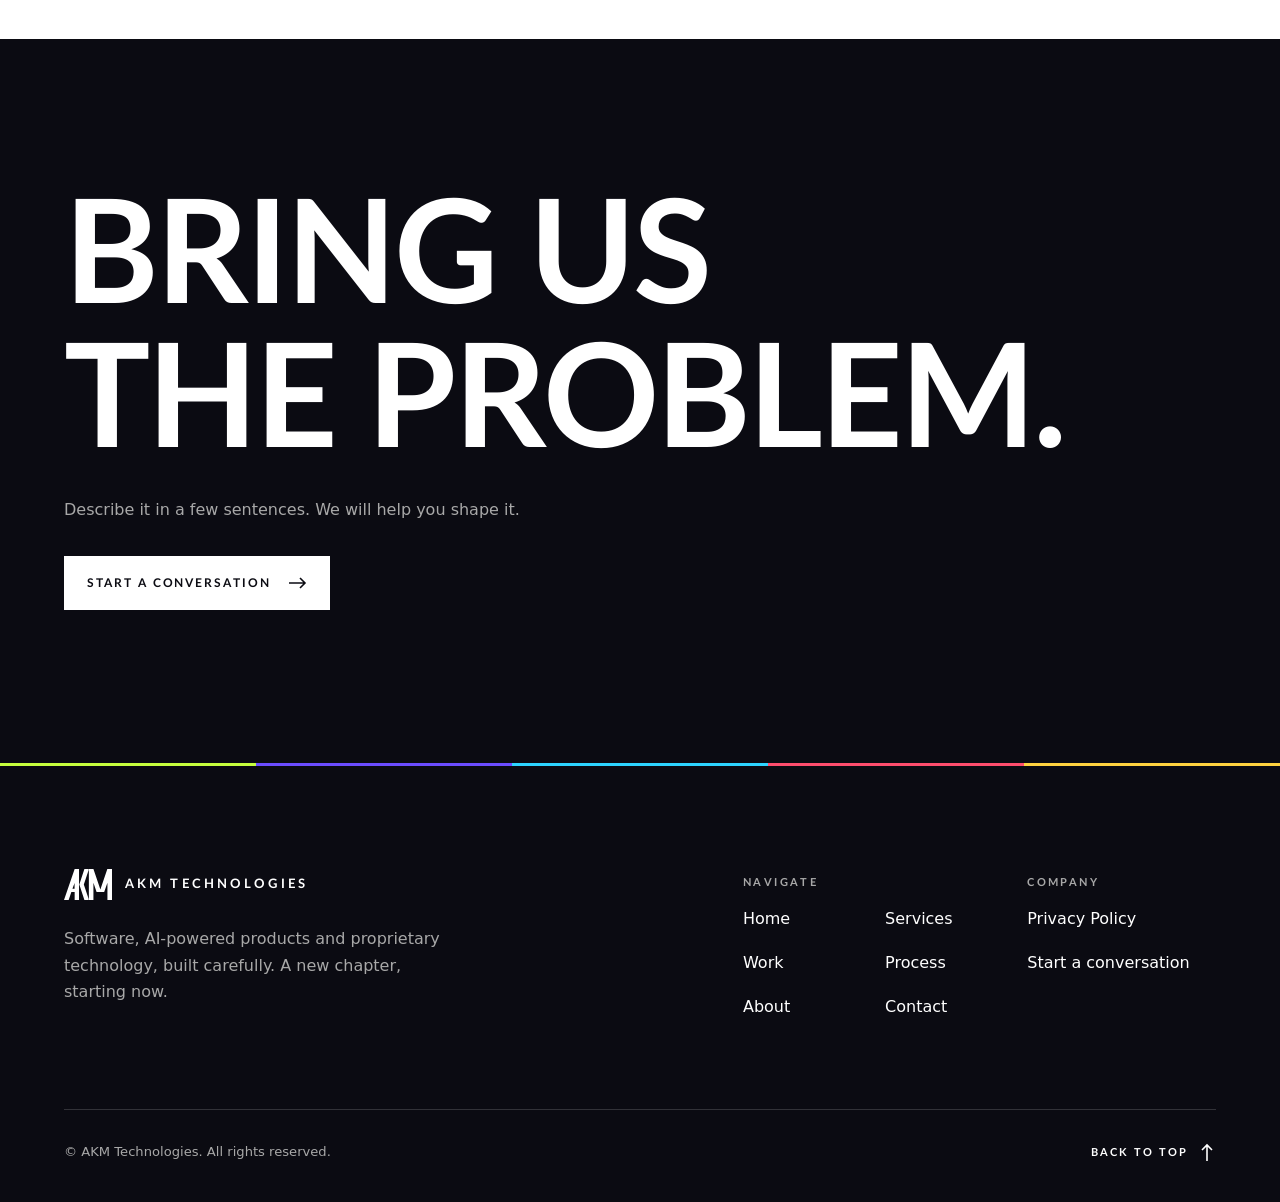
<file: akm-website-upload-this (3)/process.html>
<!doctype html><html lang="en"><head><meta charset="utf-8"><meta name="viewport" content="width=device-width,initial-scale=1,viewport-fit=cover">
<title>Process | AKM Technologies</title><meta name="description" content="How AKM Technologies takes a project from requirements to delivery."><meta name="theme-color" content="#0B0B12"><meta name="color-scheme" content="dark">
<meta property="og:title" content="Process | AKM Technologies"><meta property="og:description" content="How AKM Technologies takes a project from requirements to delivery."><meta property="og:type" content="website"><meta name="twitter:card" content="summary">
<link rel="icon" href="favicon.svg" type="image/svg+xml"><link rel="preload" href="fonts/lato-bold-latin.woff" as="font" type="font/woff" crossorigin>
<script>(function(d,w){var h=d.documentElement,done=0;h.classList.add('js'); var rm=w.matchMedia&&w.matchMedia('(prefers-reduced-motion: reduce)').matches; try{if(sessionStorage.getItem('akm-pt')){sessionStorage.removeItem('akm-pt');if(!rm)h.classList.add('pt-in')}}catch(e){} function go(){if(done)return;done=1;h.classList.add('ready');d.dispatchEvent(new Event('akm:ready'))} function start(){var f=d.fonts&&d.fonts.load?d.fonts.load('700 1em "Lato Headline"'):null;if(f&&f.then){f.then(function(){w.requestAnimationFrame(go)},go)}else go()} if(d.readyState==='loading')d.addEventListener('DOMContentLoaded',start);else start(); setTimeout(go,1100); setTimeout(function(){if(!w.__akm)h.classList.add('fb')},3500)})(document,window);</script><link rel="stylesheet" href="style.css"></head><body id="top">
<a class="skip" href="#main">Skip to content</a>
<header class="hd"><div class="wrap bar"><a class="brand" href="index.html" aria-label="AKM Technologies, home"><svg class="mono" viewBox="0 0 200 129" aria-hidden="true" focusable="false"><path fill-rule="evenodd" d="M44.4 0H62.6V129H44.4V95.4H30.6L19.4 129H0ZM44 58V82.4H35.2ZM85 0H102.4V5.4L82.6 64.6L102.4 123.6V129H85L63.8 64.5ZM103.6 0H122.6L151.6 85.8L180.6 0H200V129H181V57L167.4 95.4H135.8L122.6 56.8V129H103.6Z"/></svg><span class="word">AKM Technologies</span></a>
<nav class="dn" aria-label="Main"><ul><li><a href="index.html">Home</a></li><li><a href="services.html">Services</a></li><li><a href="work.html">Work</a></li><li><a href="process.html" aria-current="page">Process</a></li><li><a href="about.html">About</a></li><li><a href="contact.html">Contact</a></li></ul></nav>
<div class="hact"><a class="btn" href="contact.html"><span>Start a project</span><i class="arr" aria-hidden="true"></i></a></div><button class="burger" type="button" aria-expanded="false" aria-controls="menu" aria-label="Open menu"><i></i><i></i></button></div><div class="pg" aria-hidden="true"></div></header>
<nav class="menu" id="menu" aria-label="Main menu"><ul><li style="--i:0"><a href="index.html"><span class="n">01</span><span>Home</span></a></li><li style="--i:1"><a href="services.html"><span class="n">02</span><span>Services</span></a></li><li style="--i:2"><a href="work.html"><span class="n">03</span><span>Work</span></a></li><li style="--i:3"><a href="process.html" aria-current="page"><span class="n">04</span><span>Process</span></a></li><li style="--i:4"><a href="about.html"><span class="n">05</span><span>About</span></a></li><li style="--i:5"><a href="contact.html"><span class="n">06</span><span>Contact</span></a></li></ul><div class="mfoot"><a class="btn" href="contact.html"><span>Start a project</span><i class="arr" aria-hidden="true"></i></a><p>Software, AI-powered products and proprietary technology, built carefully. A new chapter, starting now.</p></div></nav>
<main id="main" tabindex="-1"><section class="ph"><div class="wrap"><p class="eyebrow"><i data-r="line" data-ld style="--dl:.1s"></i><span data-r="up" data-ld style="--dl:.2s">Process</span></p><h1 data-r="mask" data-ld style="--dl:0.25s"><span class="w"><span style="--i:0">How a project</span></span> <span class="w"><span style="--i:1">moves</span></span></h1><p class="lead" data-r="up" data-ld style="--dl:0.7s">Six stages. Their size and order vary with the scope of the project, and small projects may combine stages.</p></div></section>
<section class="sec lt" style="padding-top:clamp(48px,7vw,96px)"><div class="wrap"><ol class="steps"><li data-r="step"><h3>Discovery and requirements</h3><p>We write down the problem, who uses the result, and what done looks like.</p></li><li data-r="step"><h3>Research and technical planning</h3><p>We choose the approach and tools, and flag risks early.</p></li><li data-r="step"><h3>Design and architecture</h3><p>We shape the interface and the structure underneath it.</p></li><li data-r="step"><h3>Development</h3><p>We build in small, reviewable pieces.</p></li><li data-r="step"><h3>Testing and refinement</h3><p>We test on real devices, fix what we find and polish.</p></li><li data-r="step"><h3>Delivery and ongoing improvement</h3><p>We hand over, document, and support improvements where agreed.</p></li></ol></div></section><section class="sec cta"><div class="wrap"><h2 data-r="mask"><span class="w"><span style="--i:0">Bring us</span></span> <span class="w"><span style="--i:1">the problem.</span></span></h2><p data-r="up">Describe it in a few sentences. We will help you shape it.</p><div class="row" data-r="up"><a class="btn" href="contact.html"><span>Start a conversation</span><i class="arr" aria-hidden="true"></i></a></div></div></section></main>
<footer class="ft"><div class="wrap"><div class="ft-top"><div><a class="brand" href="index.html" aria-label="AKM Technologies, home"><svg class="mono" viewBox="0 0 200 129" aria-hidden="true" focusable="false"><path fill-rule="evenodd" d="M44.4 0H62.6V129H44.4V95.4H30.6L19.4 129H0ZM44 58V82.4H35.2ZM85 0H102.4V5.4L82.6 64.6L102.4 123.6V129H85L63.8 64.5ZM103.6 0H122.6L151.6 85.8L180.6 0H200V129H181V57L167.4 95.4H135.8L122.6 56.8V129H103.6Z"/></svg><span class="word">AKM Technologies</span></a><p>Software, AI-powered products and proprietary technology, built carefully. A new chapter, starting now.</p></div>
<div class="ft-cols"><nav class="nav-all" aria-label="Footer"><p class="lbl">Navigate</p><ul><li><a href="index.html">Home</a></li><li><a href="services.html">Services</a></li><li><a href="work.html">Work</a></li><li><a href="process.html">Process</a></li><li><a href="about.html">About</a></li><li><a href="contact.html">Contact</a></li></ul></nav><div><p class="lbl">Company</p><ul><li><a href="privacy.html">Privacy Policy</a></li><li><a href="contact.html">Start a conversation</a></li></ul></div></div></div>
<div class="ft-bot"><p>&copy; AKM Technologies. All rights reserved.</p><a class="totop" href="#top">Back to top<i class="arr" aria-hidden="true"></i></a></div></div></footer>
<div class="veil" aria-hidden="true"><svg class="" viewBox="0 0 200 129" aria-hidden="true" focusable="false"><path fill-rule="evenodd" d="M44.4 0H62.6V129H44.4V95.4H30.6L19.4 129H0ZM44 58V82.4H35.2ZM85 0H102.4V5.4L82.6 64.6L102.4 123.6V129H85L63.8 64.5ZM103.6 0H122.6L151.6 85.8L180.6 0H200V129H181V57L167.4 95.4H135.8L122.6 56.8V129H103.6Z"/></svg></div><script src="app.js" defer></script></body></html>
</file>
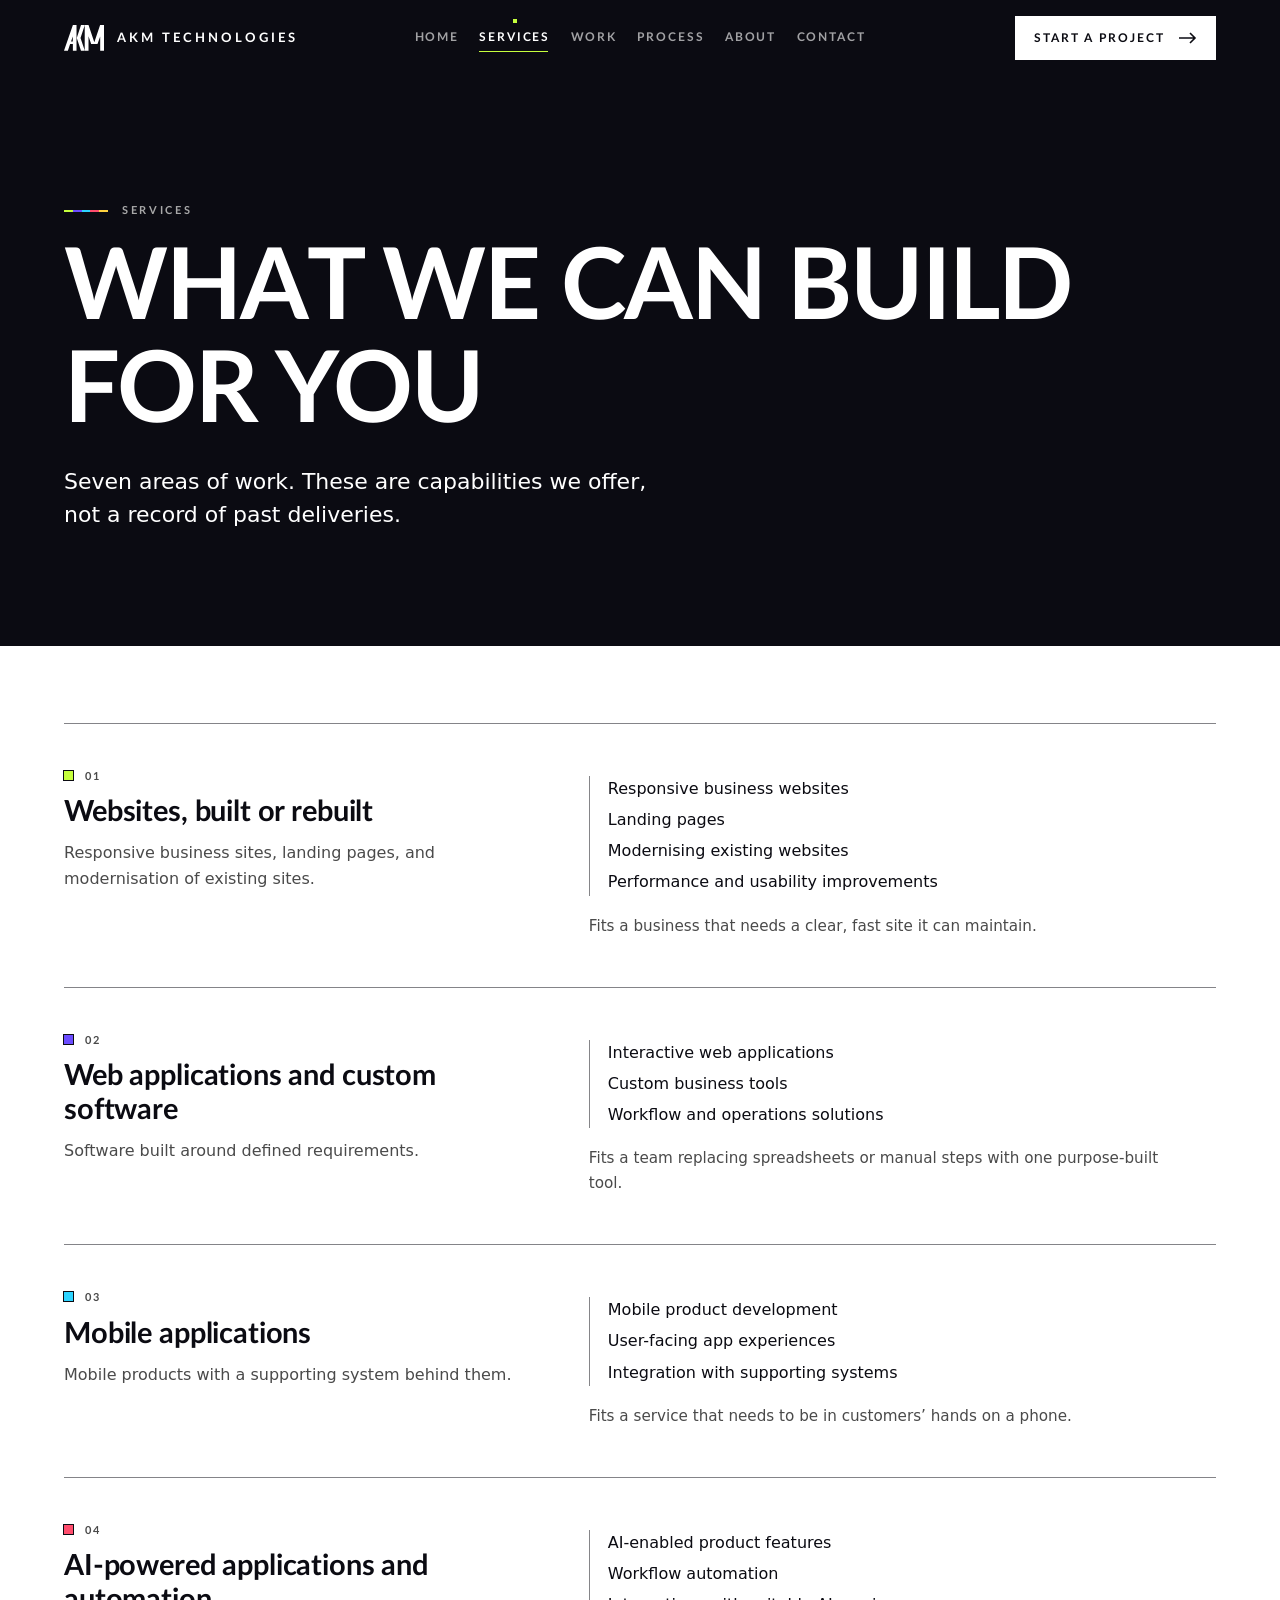
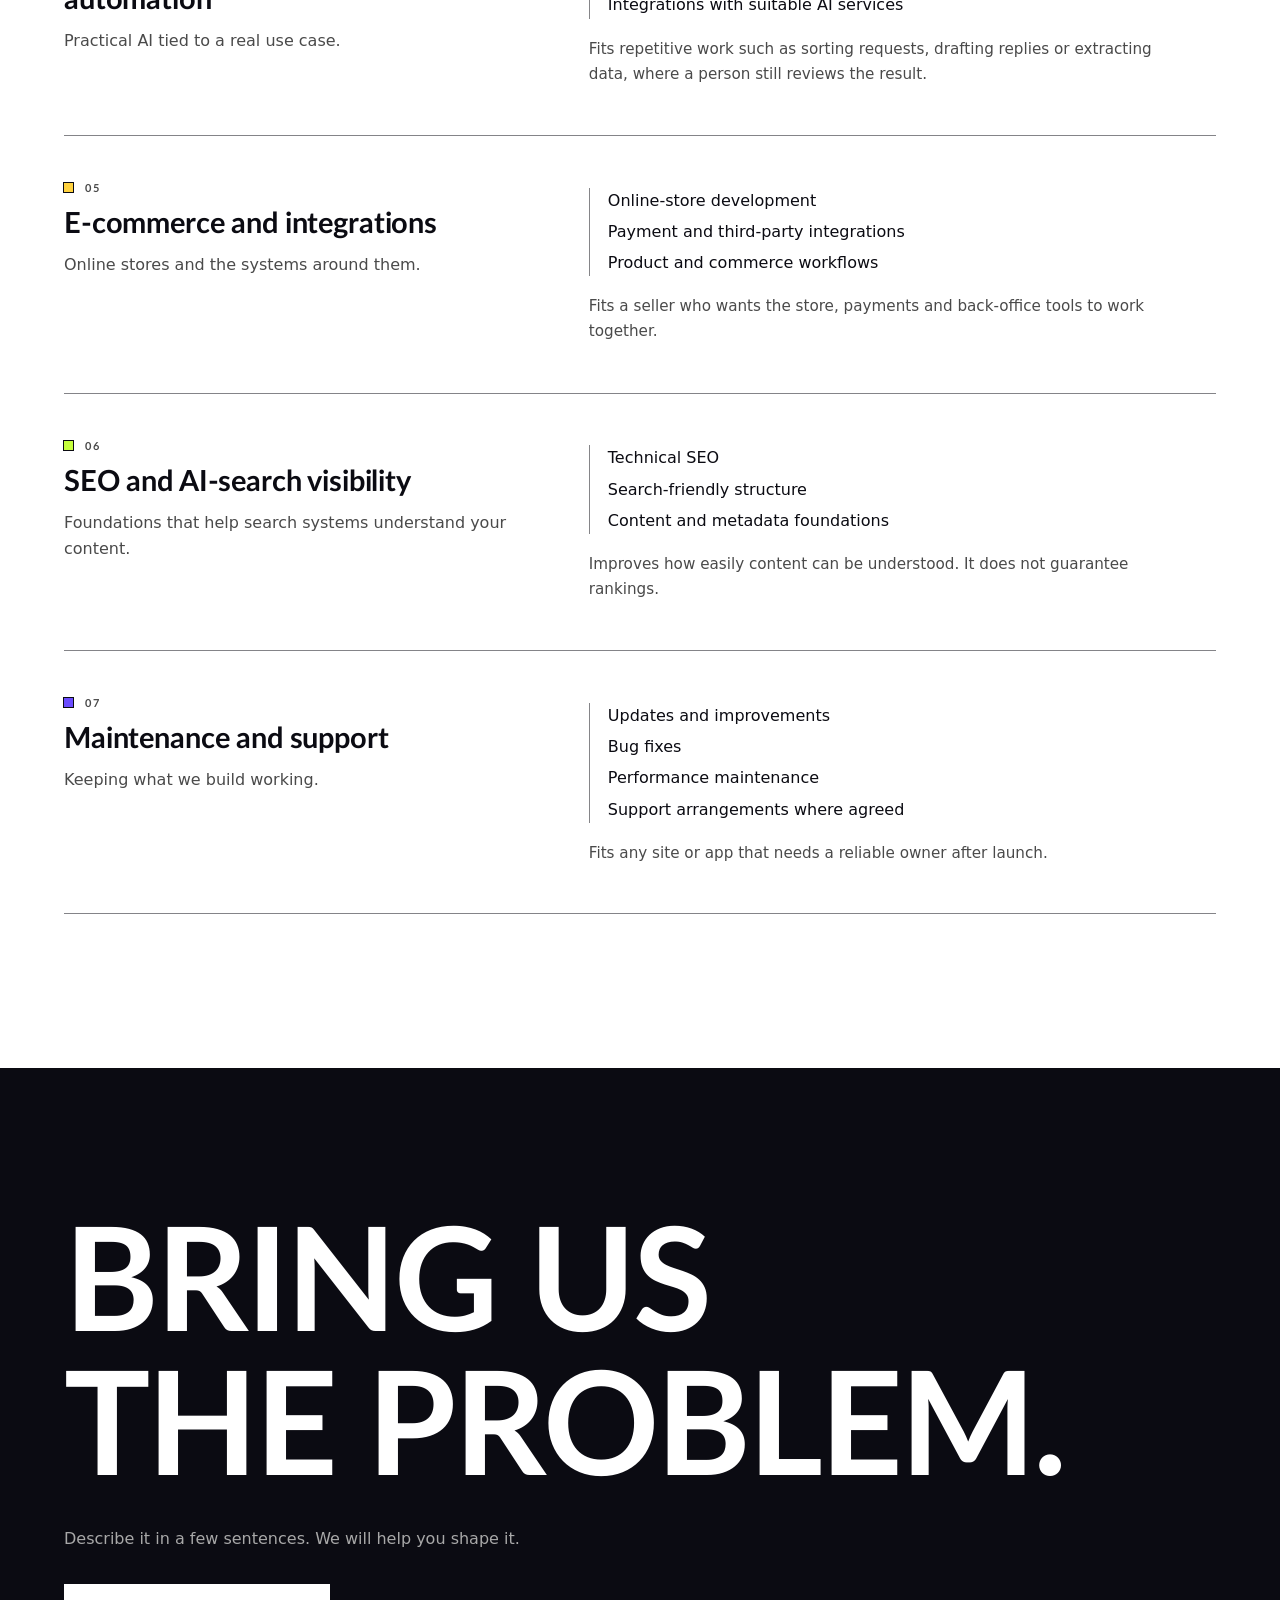
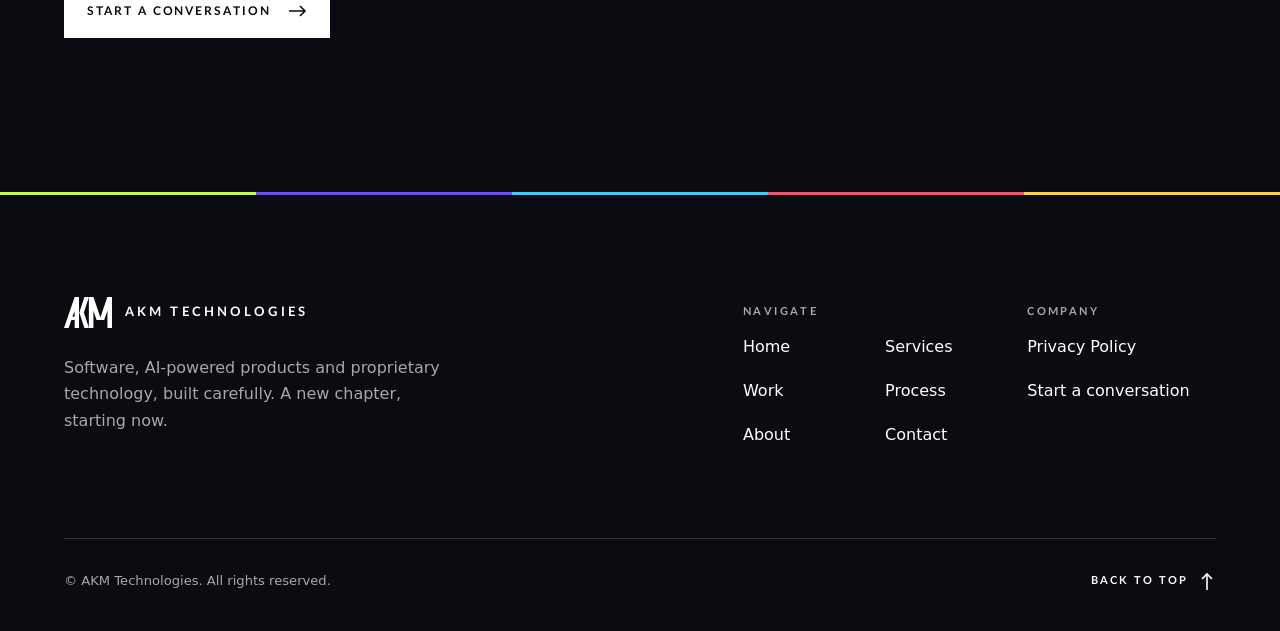
<file: akm-website-upload-this (3)/services.html>
<!doctype html><html lang="en"><head><meta charset="utf-8"><meta name="viewport" content="width=device-width,initial-scale=1,viewport-fit=cover">
<title>Services | AKM Technologies</title><meta name="description" content="Websites, web apps, mobile apps, AI automation, e-commerce, SEO and ongoing support from AKM Technologies."><meta name="theme-color" content="#0B0B12"><meta name="color-scheme" content="dark">
<meta property="og:title" content="Services | AKM Technologies"><meta property="og:description" content="Websites, web apps, mobile apps, AI automation, e-commerce, SEO and ongoing support from AKM Technologies."><meta property="og:type" content="website"><meta name="twitter:card" content="summary">
<link rel="icon" href="favicon.svg" type="image/svg+xml"><link rel="preload" href="fonts/lato-bold-latin.woff" as="font" type="font/woff" crossorigin>
<script>(function(d,w){var h=d.documentElement,done=0;h.classList.add('js'); var rm=w.matchMedia&&w.matchMedia('(prefers-reduced-motion: reduce)').matches; try{if(sessionStorage.getItem('akm-pt')){sessionStorage.removeItem('akm-pt');if(!rm)h.classList.add('pt-in')}}catch(e){} function go(){if(done)return;done=1;h.classList.add('ready');d.dispatchEvent(new Event('akm:ready'))} function start(){var f=d.fonts&&d.fonts.load?d.fonts.load('700 1em "Lato Headline"'):null;if(f&&f.then){f.then(function(){w.requestAnimationFrame(go)},go)}else go()} if(d.readyState==='loading')d.addEventListener('DOMContentLoaded',start);else start(); setTimeout(go,1100); setTimeout(function(){if(!w.__akm)h.classList.add('fb')},3500)})(document,window);</script><link rel="stylesheet" href="style.css"></head><body id="top">
<a class="skip" href="#main">Skip to content</a>
<header class="hd"><div class="wrap bar"><a class="brand" href="index.html" aria-label="AKM Technologies, home"><svg class="mono" viewBox="0 0 200 129" aria-hidden="true" focusable="false"><path fill-rule="evenodd" d="M44.4 0H62.6V129H44.4V95.4H30.6L19.4 129H0ZM44 58V82.4H35.2ZM85 0H102.4V5.4L82.6 64.6L102.4 123.6V129H85L63.8 64.5ZM103.6 0H122.6L151.6 85.8L180.6 0H200V129H181V57L167.4 95.4H135.8L122.6 56.8V129H103.6Z"/></svg><span class="word">AKM Technologies</span></a>
<nav class="dn" aria-label="Main"><ul><li><a href="index.html">Home</a></li><li><a href="services.html" aria-current="page">Services</a></li><li><a href="work.html">Work</a></li><li><a href="process.html">Process</a></li><li><a href="about.html">About</a></li><li><a href="contact.html">Contact</a></li></ul></nav>
<div class="hact"><a class="btn" href="contact.html"><span>Start a project</span><i class="arr" aria-hidden="true"></i></a></div><button class="burger" type="button" aria-expanded="false" aria-controls="menu" aria-label="Open menu"><i></i><i></i></button></div><div class="pg" aria-hidden="true"></div></header>
<nav class="menu" id="menu" aria-label="Main menu"><ul><li style="--i:0"><a href="index.html"><span class="n">01</span><span>Home</span></a></li><li style="--i:1"><a href="services.html" aria-current="page"><span class="n">02</span><span>Services</span></a></li><li style="--i:2"><a href="work.html"><span class="n">03</span><span>Work</span></a></li><li style="--i:3"><a href="process.html"><span class="n">04</span><span>Process</span></a></li><li style="--i:4"><a href="about.html"><span class="n">05</span><span>About</span></a></li><li style="--i:5"><a href="contact.html"><span class="n">06</span><span>Contact</span></a></li></ul><div class="mfoot"><a class="btn" href="contact.html"><span>Start a project</span><i class="arr" aria-hidden="true"></i></a><p>Software, AI-powered products and proprietary technology, built carefully. A new chapter, starting now.</p></div></nav>
<main id="main" tabindex="-1"><section class="ph"><div class="wrap"><p class="eyebrow"><i data-r="line" data-ld style="--dl:.1s"></i><span data-r="up" data-ld style="--dl:.2s">Services</span></p><h1 data-r="mask" data-ld style="--dl:0.25s"><span class="w"><span style="--i:0">What we can build</span></span> <span class="w"><span style="--i:1">for you</span></span></h1><p class="lead" data-r="up" data-ld style="--dl:0.7s">Seven areas of work. These are capabilities we offer, not a record of past deliveries.</p></div></section>
<section class="sec lt" style="padding-top:clamp(40px,6vw,80px)"><div class="wrap"><div class="svc" data-r="row"><div><span class="n">01</span><h3>Websites, built or rebuilt</h3><p>Responsive business sites, landing pages, and modernisation of existing sites.</p></div><div><ul><li>Responsive business websites</li><li>Landing pages</li><li>Modernising existing websites</li><li>Performance and usability improvements</li></ul><p class="use">Fits a business that needs a clear, fast site it can maintain.</p></div></div><div class="svc" data-r="row"><div><span class="n">02</span><h3>Web applications and custom software</h3><p>Software built around defined requirements.</p></div><div><ul><li>Interactive web applications</li><li>Custom business tools</li><li>Workflow and operations solutions</li></ul><p class="use">Fits a team replacing spreadsheets or manual steps with one purpose-built tool.</p></div></div><div class="svc" data-r="row"><div><span class="n">03</span><h3>Mobile applications</h3><p>Mobile products with a supporting system behind them.</p></div><div><ul><li>Mobile product development</li><li>User-facing app experiences</li><li>Integration with supporting systems</li></ul><p class="use">Fits a service that needs to be in customers’ hands on a phone.</p></div></div><div class="svc" data-r="row"><div><span class="n">04</span><h3>AI-powered applications and automation</h3><p>Practical AI tied to a real use case.</p></div><div><ul><li>AI-enabled product features</li><li>Workflow automation</li><li>Integrations with suitable AI services</li></ul><p class="use">Fits repetitive work such as sorting requests, drafting replies or extracting data, where a person still reviews the result.</p></div></div><div class="svc" data-r="row"><div><span class="n">05</span><h3>E-commerce and integrations</h3><p>Online stores and the systems around them.</p></div><div><ul><li>Online-store development</li><li>Payment and third-party integrations</li><li>Product and commerce workflows</li></ul><p class="use">Fits a seller who wants the store, payments and back-office tools to work together.</p></div></div><div class="svc" data-r="row"><div><span class="n">06</span><h3>SEO and AI-search visibility</h3><p>Foundations that help search systems understand your content.</p></div><div><ul><li>Technical SEO</li><li>Search-friendly structure</li><li>Content and metadata foundations</li></ul><p class="use">Improves how easily content can be understood. It does not guarantee rankings.</p></div></div><div class="svc" data-r="row"><div><span class="n">07</span><h3>Maintenance and support</h3><p>Keeping what we build working.</p></div><div><ul><li>Updates and improvements</li><li>Bug fixes</li><li>Performance maintenance</li><li>Support arrangements where agreed</li></ul><p class="use">Fits any site or app that needs a reliable owner after launch.</p></div></div></div></section><section class="sec cta"><div class="wrap"><h2 data-r="mask"><span class="w"><span style="--i:0">Bring us</span></span> <span class="w"><span style="--i:1">the problem.</span></span></h2><p data-r="up">Describe it in a few sentences. We will help you shape it.</p><div class="row" data-r="up"><a class="btn" href="contact.html"><span>Start a conversation</span><i class="arr" aria-hidden="true"></i></a></div></div></section></main>
<footer class="ft"><div class="wrap"><div class="ft-top"><div><a class="brand" href="index.html" aria-label="AKM Technologies, home"><svg class="mono" viewBox="0 0 200 129" aria-hidden="true" focusable="false"><path fill-rule="evenodd" d="M44.4 0H62.6V129H44.4V95.4H30.6L19.4 129H0ZM44 58V82.4H35.2ZM85 0H102.4V5.4L82.6 64.6L102.4 123.6V129H85L63.8 64.5ZM103.6 0H122.6L151.6 85.8L180.6 0H200V129H181V57L167.4 95.4H135.8L122.6 56.8V129H103.6Z"/></svg><span class="word">AKM Technologies</span></a><p>Software, AI-powered products and proprietary technology, built carefully. A new chapter, starting now.</p></div>
<div class="ft-cols"><nav class="nav-all" aria-label="Footer"><p class="lbl">Navigate</p><ul><li><a href="index.html">Home</a></li><li><a href="services.html">Services</a></li><li><a href="work.html">Work</a></li><li><a href="process.html">Process</a></li><li><a href="about.html">About</a></li><li><a href="contact.html">Contact</a></li></ul></nav><div><p class="lbl">Company</p><ul><li><a href="privacy.html">Privacy Policy</a></li><li><a href="contact.html">Start a conversation</a></li></ul></div></div></div>
<div class="ft-bot"><p>&copy; AKM Technologies. All rights reserved.</p><a class="totop" href="#top">Back to top<i class="arr" aria-hidden="true"></i></a></div></div></footer>
<div class="veil" aria-hidden="true"><svg class="" viewBox="0 0 200 129" aria-hidden="true" focusable="false"><path fill-rule="evenodd" d="M44.4 0H62.6V129H44.4V95.4H30.6L19.4 129H0ZM44 58V82.4H35.2ZM85 0H102.4V5.4L82.6 64.6L102.4 123.6V129H85L63.8 64.5ZM103.6 0H122.6L151.6 85.8L180.6 0H200V129H181V57L167.4 95.4H135.8L122.6 56.8V129H103.6Z"/></svg></div><script src="app.js" defer></script></body></html>
</file>
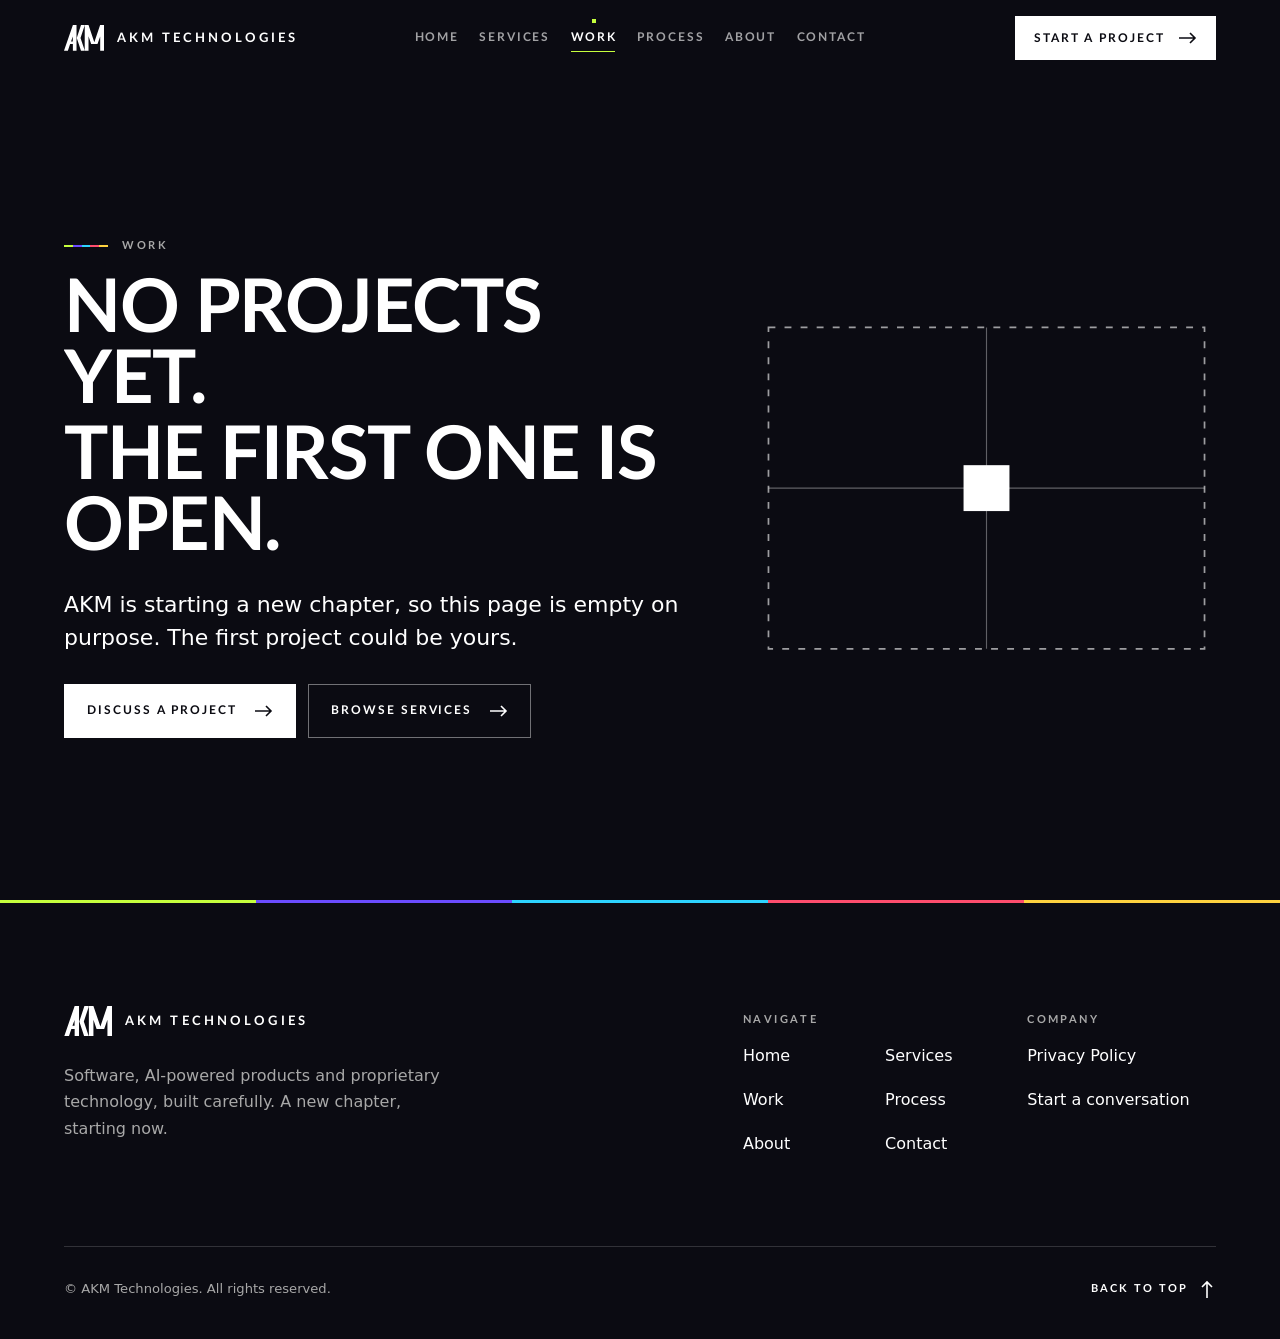
<file: akm-website-upload-this (3)/work.html>
<!doctype html><html lang="en"><head><meta charset="utf-8"><meta name="viewport" content="width=device-width,initial-scale=1,viewport-fit=cover">
<title>Work | AKM Technologies</title><meta name="description" content="AKM Technologies is starting a new chapter. This page is intentionally empty."><meta name="theme-color" content="#0B0B12"><meta name="color-scheme" content="dark">
<meta property="og:title" content="Work | AKM Technologies"><meta property="og:description" content="AKM Technologies is starting a new chapter. This page is intentionally empty."><meta property="og:type" content="website"><meta name="twitter:card" content="summary">
<link rel="icon" href="favicon.svg" type="image/svg+xml"><link rel="preload" href="fonts/lato-bold-latin.woff" as="font" type="font/woff" crossorigin>
<script>(function(d,w){var h=d.documentElement,done=0;h.classList.add('js'); var rm=w.matchMedia&&w.matchMedia('(prefers-reduced-motion: reduce)').matches; try{if(sessionStorage.getItem('akm-pt')){sessionStorage.removeItem('akm-pt');if(!rm)h.classList.add('pt-in')}}catch(e){} function go(){if(done)return;done=1;h.classList.add('ready');d.dispatchEvent(new Event('akm:ready'))} function start(){var f=d.fonts&&d.fonts.load?d.fonts.load('700 1em "Lato Headline"'):null;if(f&&f.then){f.then(function(){w.requestAnimationFrame(go)},go)}else go()} if(d.readyState==='loading')d.addEventListener('DOMContentLoaded',start);else start(); setTimeout(go,1100); setTimeout(function(){if(!w.__akm)h.classList.add('fb')},3500)})(document,window);</script><link rel="stylesheet" href="style.css"></head><body id="top">
<a class="skip" href="#main">Skip to content</a>
<header class="hd"><div class="wrap bar"><a class="brand" href="index.html" aria-label="AKM Technologies, home"><svg class="mono" viewBox="0 0 200 129" aria-hidden="true" focusable="false"><path fill-rule="evenodd" d="M44.4 0H62.6V129H44.4V95.4H30.6L19.4 129H0ZM44 58V82.4H35.2ZM85 0H102.4V5.4L82.6 64.6L102.4 123.6V129H85L63.8 64.5ZM103.6 0H122.6L151.6 85.8L180.6 0H200V129H181V57L167.4 95.4H135.8L122.6 56.8V129H103.6Z"/></svg><span class="word">AKM Technologies</span></a>
<nav class="dn" aria-label="Main"><ul><li><a href="index.html">Home</a></li><li><a href="services.html">Services</a></li><li><a href="work.html" aria-current="page">Work</a></li><li><a href="process.html">Process</a></li><li><a href="about.html">About</a></li><li><a href="contact.html">Contact</a></li></ul></nav>
<div class="hact"><a class="btn" href="contact.html"><span>Start a project</span><i class="arr" aria-hidden="true"></i></a></div><button class="burger" type="button" aria-expanded="false" aria-controls="menu" aria-label="Open menu"><i></i><i></i></button></div><div class="pg" aria-hidden="true"></div></header>
<nav class="menu" id="menu" aria-label="Main menu"><ul><li style="--i:0"><a href="index.html"><span class="n">01</span><span>Home</span></a></li><li style="--i:1"><a href="services.html"><span class="n">02</span><span>Services</span></a></li><li style="--i:2"><a href="work.html" aria-current="page"><span class="n">03</span><span>Work</span></a></li><li style="--i:3"><a href="process.html"><span class="n">04</span><span>Process</span></a></li><li style="--i:4"><a href="about.html"><span class="n">05</span><span>About</span></a></li><li style="--i:5"><a href="contact.html"><span class="n">06</span><span>Contact</span></a></li></ul><div class="mfoot"><a class="btn" href="contact.html"><span>Start a project</span><i class="arr" aria-hidden="true"></i></a><p>Software, AI-powered products and proprietary technology, built carefully. A new chapter, starting now.</p></div></nav>
<main id="main" tabindex="-1"><section class="empty"><div class="wrap"><div><p class="eyebrow"><i data-r="line" data-ld style="--dl:.1s"></i><span data-r="up" data-ld style="--dl:.2s">Work</span></p><h1 data-r="mask" data-ld style="--dl:0.25s"><span class="w"><span style="--i:0">No projects yet.</span></span> <span class="w"><span style="--i:1">The first one is open.</span></span></h1><p class="lead" data-r="up" data-ld style="--dl:0.8s">AKM is starting a new chapter, so this page is empty on purpose. The first project could be yours.</p><div class="row" data-r="up" data-ld style="--dl:0.95s"><a class="btn" href="contact.html"><span>Discuss a project</span><i class="arr" aria-hidden="true"></i></a><a class="btn alt" href="services.html"><span>Browse services</span><i class="arr" aria-hidden="true"></i></a></div></div><svg class="frame" data-r="art" data-ld style="--dl:.5s" viewBox="0 0 400 300" role="img" aria-label="An empty drawing frame with a single white square waiting to be placed"><rect x="10" y="10" width="380" height="280" stroke-dasharray="6 8" stroke-opacity=".6" stroke-width="1.5"/><path d="M10 150h380M200 10v280" stroke-opacity=".35" stroke-width="1"/><rect x="180" y="130" width="40" height="40" fill="#fff" stroke="none"/></svg></div></section></main>
<footer class="ft"><div class="wrap"><div class="ft-top"><div><a class="brand" href="index.html" aria-label="AKM Technologies, home"><svg class="mono" viewBox="0 0 200 129" aria-hidden="true" focusable="false"><path fill-rule="evenodd" d="M44.4 0H62.6V129H44.4V95.4H30.6L19.4 129H0ZM44 58V82.4H35.2ZM85 0H102.4V5.4L82.6 64.6L102.4 123.6V129H85L63.8 64.5ZM103.6 0H122.6L151.6 85.8L180.6 0H200V129H181V57L167.4 95.4H135.8L122.6 56.8V129H103.6Z"/></svg><span class="word">AKM Technologies</span></a><p>Software, AI-powered products and proprietary technology, built carefully. A new chapter, starting now.</p></div>
<div class="ft-cols"><nav class="nav-all" aria-label="Footer"><p class="lbl">Navigate</p><ul><li><a href="index.html">Home</a></li><li><a href="services.html">Services</a></li><li><a href="work.html">Work</a></li><li><a href="process.html">Process</a></li><li><a href="about.html">About</a></li><li><a href="contact.html">Contact</a></li></ul></nav><div><p class="lbl">Company</p><ul><li><a href="privacy.html">Privacy Policy</a></li><li><a href="contact.html">Start a conversation</a></li></ul></div></div></div>
<div class="ft-bot"><p>&copy; AKM Technologies. All rights reserved.</p><a class="totop" href="#top">Back to top<i class="arr" aria-hidden="true"></i></a></div></div></footer>
<div class="veil" aria-hidden="true"><svg class="" viewBox="0 0 200 129" aria-hidden="true" focusable="false"><path fill-rule="evenodd" d="M44.4 0H62.6V129H44.4V95.4H30.6L19.4 129H0ZM44 58V82.4H35.2ZM85 0H102.4V5.4L82.6 64.6L102.4 123.6V129H85L63.8 64.5ZM103.6 0H122.6L151.6 85.8L180.6 0H200V129H181V57L167.4 95.4H135.8L122.6 56.8V129H103.6Z"/></svg></div><script src="app.js" defer></script></body></html>
</file>
<file: akm-website-upload-this (3)/style.css>
/* AKM BLACKLINE — Ink and white with the AKM Studio Reel v4 palette as accents: Ink #0B0B12, White #FFFFFF, Lime #C6FF3D, Violet #6B4CFF, Coral #FF4D6D, Cyan #2DD4FF, Yellow #FFD23F.
   Rules: never white text on Lime or Yellow (ink text there); Violet is used for shapes and lines, not small text; the logo stays plain white.
   Motion: transform, opacity and clip only. One timeline per page (ready -> hero), IntersectionObserver for the rest. */
@font-face{font-family:'Lato Headline';src:url(fonts/lato-bold-latin.woff) format('woff');font-weight:700;font-display:block}
:root{
  --display:'Lato Headline','Helvetica Neue',Arial,Roboto,system-ui,sans-serif;
  --body:system-ui,-apple-system,'Segoe UI',Roboto,'Helvetica Neue',Arial,sans-serif;
  --ink:#0B0B12;--black:var(--ink);--white:#fff;--graphite:#2b2b2b;--silver:#c3c6c9;
  --lime:#C6FF3D;--violet:#6B4CFF;--coral:#FF4D6D;--cyan:#2DD4FF;--yellow:#FFD23F;
  --spectrum:linear-gradient(90deg,var(--lime) 0 20%,var(--violet) 20% 40%,var(--cyan) 40% 60%,var(--coral) 60% 80%,var(--yellow) 80% 100%);
  --bg:var(--black);--fg:var(--white);--mute:#a8a8a8;--line:rgba(255,255,255,.16);--line2:rgba(255,255,255,.42);
  --gut:clamp(20px,5.2vw,64px);--max:1360px;--hh:68px;--hg:18px;
  /* motion tokens: one expo-out for entrances, one in-out for wipes, three durations */
  --out:cubic-bezier(.16,1,.3,1);--io:cubic-bezier(.76,0,.24,1);--snap:cubic-bezier(.3,0,0,1);
  --t1:.22s;--t2:.5s;--t3:1s
}
@media(min-width:960px){:root{--hh:76px}}
*,*::before,*::after{box-sizing:border-box}
*{margin:0}
html{scroll-behavior:smooth;scroll-padding-top:calc(var(--hh) + 24px);-webkit-text-size-adjust:100%;text-size-adjust:100%;background:var(--black);overflow-x:clip}
body{background:var(--black);color:var(--white);font:400 1rem/1.65 var(--body);-webkit-font-smoothing:antialiased;overflow-x:clip;min-height:100vh}
h1,h2,h3,.word{font-family:var(--display);font-weight:700}
h1,h2{text-transform:uppercase;letter-spacing:-.02em;line-height:.96}
h1{font-size:clamp(2.05rem,9vw,6.2rem)}
h2{font-size:clamp(1.9rem,7.4vw,4rem)}
h3{font-size:clamp(1.15rem,3.4vw,1.5rem);line-height:1.15;letter-spacing:-.005em}
p{max-width:62ch;color:var(--mute)}
a{color:inherit}
img,svg{display:block;max-width:100%}
::selection{background:var(--lime);color:var(--ink)}
:focus-visible{outline:2px solid var(--lime);outline-offset:4px}
.lt :focus-visible{outline-color:var(--violet)}
.skip{position:absolute;left:12px;top:0;transform:translateY(-300%);z-index:300;background:var(--lime);color:var(--ink);padding:.8rem 1.1rem;font-weight:700;text-decoration:none}
.skip:focus{transform:none;top:calc(env(safe-area-inset-top) + 12px)}
.wrap{width:100%;max-width:var(--max);margin-inline:auto}
.wrap{padding-left:max(var(--gut),env(safe-area-inset-left));padding-right:max(var(--gut),env(safe-area-inset-right))}

/* ---------- header ----------
   Mobile: one flex row, logo group left, burger right, both 18px from the edges, 68px tall.
   Desktop: 3-column grid (1fr auto 1fr). The two outer columns are always equal, so the nav sits on the
   viewport centre whatever the logo or CTA widths are. */
.hd{position:sticky;top:0;z-index:100;background:var(--black);color:#fff;padding-top:env(safe-area-inset-top);transition:transform .6s var(--out)}
.hd::after{content:"";position:absolute;left:0;right:0;bottom:0;height:1px;background:var(--line);opacity:0;transition:opacity .4s}
.hd.is-solid::after{opacity:1}
.hd.is-hidden{transform:translate3d(0,-101%,0)}
.hd .bar{display:flex;align-items:center;justify-content:space-between;height:var(--hh);padding-left:max(var(--hg),env(safe-area-inset-left));padding-right:max(var(--hg),env(safe-area-inset-right))}
.brand{display:flex;align-items:center;gap:11px;min-height:48px;color:#fff;text-decoration:none;-webkit-tap-highlight-color:transparent}
.mono{width:42px;height:auto;aspect-ratio:200/129;flex:none;fill:currentColor}
/* The wordmark box has a fixed width derived from the font's own advance widths (10.227em + 16 letter-spacings),
   so the logo group is exactly the same size before and after the font loads: nothing shifts. */
.word{--ls:.22em;display:inline-block;flex:none;font-size:12px;line-height:1;letter-spacing:var(--ls);text-transform:uppercase;white-space:nowrap;width:calc(10.227em + 16 * var(--ls))}
@media(max-width:339px){.hd{--hg:16px}.mono{width:38px}.brand{gap:9px}.word{--ls:.17em;font-size:11px}}
.pg{position:absolute;left:0;right:0;bottom:0;height:2px;background:var(--lime);transform:scaleX(0);transform-origin:0 50%;pointer-events:none}

/* desktop nav */
.dn,.hact{display:none}
.dn ul{display:flex;align-items:center;gap:clamp(14px,1.6vw,36px);list-style:none;padding:0}
.dn a{position:relative;display:inline-flex;align-items:center;min-height:44px;font:700 .72rem/1 var(--display);letter-spacing:.16em;text-transform:uppercase;color:rgba(255,255,255,.62);text-decoration:none;transition:color .35s var(--out)}
.dn a::after{content:"";position:absolute;left:0;right:.16em;bottom:8px;height:1px;background:var(--lime);transform:scaleX(0);transform-origin:100% 50%;transition:transform .55s var(--out)}
.dn a[aria-current]{color:#fff}
.dn a[aria-current]::after{transform:scaleX(1);transform-origin:0 50%}
.dn a[aria-current]::before{content:"";position:absolute;left:50%;top:3px;width:4px;height:4px;margin-left:-2px;background:var(--lime)}
.hact .btn{min-height:44px;padding:0 18px;gap:14px}
@media(hover:hover){.dn a:hover{color:#fff}.dn a:hover::after{transform:scaleX(1);transform-origin:0 50%}}
.dn a:focus-visible{color:#fff}

/* burger */
.burger{position:relative;flex:none;width:48px;height:48px;margin-right:-12px;padding:0;background:none;border:0;color:#fff;cursor:pointer;-webkit-tap-highlight-color:transparent;touch-action:manipulation}
.burger i{position:absolute;left:12px;top:23px;width:24px;height:2px;background:currentColor;transition:transform .55s var(--out)}
.burger i:first-child{transform:translate3d(0,-4px,0)}
.burger i:last-child{transform:translate3d(0,4px,0) scaleX(.6);transform-origin:100% 50%}
.burger[aria-expanded=true] i:first-child{transform:rotate(45deg)}
.burger[aria-expanded=true] i:last-child{transform:rotate(-45deg) scaleX(1);transform-origin:50% 50%}
@media(hover:hover){.burger:hover i:last-child{transform:translate3d(0,4px,0) scaleX(1)}.burger[aria-expanded=true]:hover i:last-child{transform:rotate(-45deg) scaleX(1)}}
html:not(.js) .burger{display:none}

/* mobile menu panel (sibling of the header, never inside a transformed ancestor) */
.menu{position:fixed;inset:0;z-index:90;display:flex;flex-direction:column;height:100vh;height:100dvh;
  padding:calc(var(--hh) + env(safe-area-inset-top) + 10px) max(var(--gut),env(safe-area-inset-right)) calc(22px + env(safe-area-inset-bottom)) max(var(--gut),env(safe-area-inset-left));
  background:var(--black);color:#fff;overflow-y:auto;overscroll-behavior:contain;-webkit-overflow-scrolling:touch;
  border-bottom:1px solid var(--line2);visibility:hidden;transform:translate3d(0,-100%,0);
  transition:transform .42s var(--io),visibility 0s linear .42s}
.menu.open{visibility:visible;transform:none;transition:transform .6s var(--io),visibility 0s}
.menu ul{list-style:none;padding:0;border-top:1px solid var(--line)}
.menu li{border-bottom:1px solid var(--line);opacity:0;transform:translate3d(0,18px,0);transition:opacity .18s,transform .18s}
.menu.open li{opacity:1;transform:none;transition:opacity .6s var(--out) calc(.22s + var(--i,0)*.05s),transform .8s var(--out) calc(.22s + var(--i,0)*.05s)}
.menu li a{display:flex;align-items:center;gap:16px;min-height:clamp(52px,9.2vh,76px);padding:12px 0;font:700 clamp(1.7rem,min(8.6vw,6.6vh),2.9rem)/1 var(--display);letter-spacing:-.01em;text-transform:uppercase;color:rgba(255,255,255,.6);text-decoration:none;-webkit-tap-highlight-color:transparent;transition:color .3s,background-color .3s}
.menu li a .n{min-width:2.2ch;font:700 .7rem/1 var(--display);letter-spacing:.16em;color:var(--mute)}
.menu li a[aria-current]{color:#fff}
.menu li a[aria-current]::after{content:"";width:9px;height:9px;margin-left:auto;background:var(--lime)}
.menu li a:active{color:var(--lime);background:rgba(255,255,255,.06)}
.mfoot{margin-top:auto;padding-top:26px;display:grid;gap:16px;opacity:0;transition:opacity .2s}
.menu.open .mfoot{opacity:1;transition:opacity .7s var(--out) .5s}
.mfoot p{font-size:.8rem;line-height:1.5}
html.menu-open{overflow:hidden}
@media(min-width:960px){
  .hd .bar{display:grid;grid-template-columns:minmax(0,1fr) auto minmax(0,1fr);column-gap:24px;padding-left:max(var(--gut),env(safe-area-inset-left));padding-right:max(var(--gut),env(safe-area-inset-right))}
  .brand{justify-self:start}.dn{display:block}.hact{display:flex;justify-self:end}
  .mono{width:40px}.word{font-size:11.5px;--ls:.2em}
  .burger,.menu{display:none}
}
@media(min-width:960px) and (max-width:1099px){
  .hd .bar{column-gap:16px}
  .brand{gap:9px}.mono{width:38px}.word{font-size:10.5px;--ls:.14em}
  .dn ul{gap:14px}.dn a{font-size:.68rem;letter-spacing:.12em}.dn a::after{right:.12em}
  .hact .btn{padding:0 14px;gap:10px;font-size:.68rem}
}
@media(min-width:1240px){.word{font-size:12.5px;--ls:.24em}.brand{gap:13px}}
html:not(.js) .menu{position:static;inset:auto;height:auto;visibility:visible;transform:none;border:0;padding-top:12px;padding-bottom:24px}
html:not(.js) .menu li,html:not(.js) .mfoot{opacity:1;transform:none}

/* ---------- buttons and links ---------- */
.btn{position:relative;isolation:isolate;display:inline-flex;align-items:center;justify-content:space-between;gap:18px;min-height:54px;padding:0 22px;
  font:700 .76rem/1 var(--display);letter-spacing:.16em;text-transform:uppercase;text-decoration:none;color:var(--bg);background:var(--fg);border:1px solid var(--fg);border-radius:0;
  cursor:pointer;overflow:hidden;-webkit-tap-highlight-color:transparent;touch-action:manipulation;transition:transform .35s var(--out),color .35s var(--out)}
.btn::before{content:"";position:absolute;inset:-1px;z-index:-1;background:var(--bg);transform:scaleY(0);transform-origin:50% 100%;transition:transform .5s var(--io)}
.btn::before{background:var(--lime)}
.btn.alt{background:transparent;color:var(--fg);border-color:var(--line2)}
.btn.alt::before{background:var(--lime)}
.btn:active{transform:scale(.97);color:var(--ink);transition-duration:.1s,.2s}
.btn:focus-visible{outline-offset:3px}
.btn:active::before{transform:scaleY(1)}
.btn.alt:active{color:var(--ink)}
@media(hover:hover){.btn:hover{color:var(--ink)}.btn:hover::before{transform:scaleY(1)}.btn.alt:hover{color:var(--ink)}.btn:hover .arr{transform:translateX(5px)}}
.btn:disabled,.btn[aria-disabled=true]{opacity:.45;cursor:not-allowed}
.arr{flex:none;width:18px;height:12px;background:currentColor;-webkit-mask:url("data:image/svg+xml,%3Csvg xmlns='http://www.w3.org/2000/svg' viewBox='0 0 18 12'%3E%3Cpath d='M0 6h16M11 1l5 5-5 5' fill='none' stroke='%23000' stroke-width='1.6'/%3E%3C/svg%3E") center/contain no-repeat;mask:url("data:image/svg+xml,%3Csvg xmlns='http://www.w3.org/2000/svg' viewBox='0 0 18 12'%3E%3Cpath d='M0 6h16M11 1l5 5-5 5' fill='none' stroke='%23000' stroke-width='1.6'/%3E%3C/svg%3E") center/contain no-repeat;transition:transform .55s var(--out)}
.row{display:flex;flex-wrap:wrap;gap:12px}
@media(max-width:559px){.row .btn{width:100%}}
.lnk{display:inline-flex;align-items:center;min-height:44px;min-width:44px;color:var(--fg);text-decoration:none;font-weight:600;background:linear-gradient(currentColor,currentColor) 0 100%/100% 1px no-repeat;padding-bottom:3px;transition:background-size .5s var(--out),background-position .5s var(--out);-webkit-tap-highlight-color:transparent}
.lnk:active{background-size:0 1px;background-position:100% 100%}
@media(hover:hover){.lnk:hover{background-size:0 1px;background-position:100% 100%}}

/* ---------- sections ---------- */
.sec{position:relative;background:var(--bg);color:var(--fg);padding-block:clamp(72px,12vw,160px)}
.lt{--bg:#fff;--fg:var(--ink);--mute:#4a4a4a;--line:rgba(11,11,18,.16);--line2:rgba(11,11,18,.5)}
.sh{display:flex;align-items:center;gap:16px;margin-bottom:clamp(28px,5vw,64px);font:700 .72rem/1 var(--display);letter-spacing:.22em;text-transform:uppercase;color:var(--mute)}
.sh .n{color:var(--fg)}
.sh i{flex:1;height:1px;background:var(--line2);transform-origin:0 50%}
.split{display:grid;gap:clamp(28px,5vw,56px)}
@media(min-width:900px){.split{grid-template-columns:5fr 7fr;gap:clamp(40px,6vw,104px);align-items:start}}
.lead{font-size:clamp(1.0625rem,2.7vw,1.375rem);line-height:1.5;color:var(--fg);max-width:44ch}
h2+p,h1+p{margin-top:1.2rem}

/* masked line reveal */
.w{display:block;overflow:hidden;padding:.08em 0 .14em;margin:-.08em 0 -.14em}
.w>span{display:block}

/* ---------- hero (home) ----------
   Phones: a column. The outlined monogram sits in normal flow above the text, right-aligned on the grid, and its
   width is derived from the free height so the headline and buttons always keep their room.
   900px and up: the original side-by-side composition (art absolutely placed, text vertically centred). */
.hero{position:relative;overflow:hidden;display:flex;flex-direction:column;justify-content:space-between;gap:clamp(20px,4svh,40px);
  min-height:calc(100vh - var(--hh));min-height:calc(100svh - var(--hh) - env(safe-area-inset-top));padding:clamp(20px,3.4svh,40px) 0 clamp(28px,5svh,56px)}
.hero .wrap{position:relative;z-index:2}
.hero h1{font-size:clamp(2.05rem,11.2vw,3.7rem);margin-top:20px}
.hero .lead{margin:22px 0 26px}
.eyebrow{display:flex;align-items:center;gap:14px;font:700 .7rem/1.3 var(--display);letter-spacing:.24em;text-transform:uppercase;color:var(--mute)}
.eyebrow i{flex:0 0 44px;height:2px;background:var(--spectrum);transform-origin:0 50%}
.hero-art{position:relative;z-index:1;flex:none;pointer-events:none;align-self:flex-end;margin-right:var(--gut);
  width:clamp(136px,calc((100svh - 600px) * 1.55),calc(100% - 2 * var(--gut)))}
.par{position:relative;aspect-ratio:200/129;transform:translate3d(calc(var(--mx,0) * 1px),calc(var(--my,0) * 1px),0)}
.mk{position:absolute;inset:0;width:100%;height:100%;overflow:visible;stroke:#fff;stroke-width:.7;stroke-linejoin:miter}
.mk .f{fill:#fff;fill-opacity:1;stroke:none}
@media(min-width:900px){
  .hero{flex-direction:row;align-items:center;justify-content:flex-start;gap:0;padding:clamp(28px,5vw,64px) 0 clamp(32px,6vw,72px)}
  .hero h1{font-size:clamp(3rem,5.5vw,7rem);margin-top:22px}
  .hero .lead{margin:24px 0 28px;max-width:min(44ch,calc(100vw - 39vw - 2 * var(--gut) - 28px))}
  .hero-art{position:absolute;right:var(--gut);margin:0;align-self:auto;top:50%;margin-top:calc(clamp(150px,39vw,660px) * -.3225);width:clamp(150px,39vw,660px)}
}

/* phones and small tablets: the monogram sits BESIDE the headline (same row), text full width around it */
@media(max-width:899px){
  .hero{display:grid;grid-template-columns:minmax(0,1fr) auto;grid-template-rows:auto auto auto auto;align-content:center;align-items:center;column-gap:12px;
    padding-left:max(var(--gut),env(safe-area-inset-left));padding-right:max(var(--gut),env(safe-area-inset-right))}
  .hero .wrap{display:contents}
  .hero .eyebrow{grid-column:1/-1;grid-row:1}
  .hero h1{grid-column:1;grid-row:2;font-size:clamp(1.5rem,8.6vw,2.7rem);margin-top:20px}
  .hero-art{grid-column:2;grid-row:2;align-self:center;margin:20px 0 0;width:clamp(120px,38vw,200px)}
  .hero .lead{grid-column:1/-1;grid-row:3}
  .hero .row{grid-column:1/-1;grid-row:4}
  .hero .eyebrow,.hero h1,.hero .lead,.hero .row{position:relative;z-index:2}
  @media(max-width:339px){.hero h1{font-size:7.7vw}}
}

/* page header (inner pages) */
.ph{padding:clamp(56px,10vw,132px) 0 clamp(56px,9vw,120px)}
.ph h1{margin-top:22px;font-size:clamp(2.05rem,9vw,6.2rem)}
.ph .lead{margin-top:26px}

/* ---------- rows (lists) ---------- */
.rows{list-style:none;padding:0}
.rows li{position:relative}
.rows li::before,.rows li:last-child::after,.svc::before,.col::before{content:"";position:absolute;left:0;right:0;top:0;height:1px;background:var(--line2);transform-origin:0 50%}
.rows li:last-child::after{top:auto;bottom:0}
.rows a{display:grid;grid-template-columns:2.6rem 1fr auto;align-items:center;gap:12px;min-height:64px;padding:14px 0;font-weight:600;font-size:clamp(1rem,2.6vw,1.2rem);line-height:1.3;color:inherit;text-decoration:none;-webkit-tap-highlight-color:transparent;transition:padding .5s var(--out)}
.rows .n{font:700 .7rem/1 var(--display);letter-spacing:.16em;color:var(--mute)}
.rows a:active{padding-left:8px}
@media(hover:hover){.rows a:hover{padding-left:12px}.rows a:hover .arr{transform:translateX(4px)}}
.svc{--a:var(--lime);position:relative;display:grid;gap:14px;padding:clamp(28px,4vw,48px) 0}
.svc:nth-of-type(5n+2){--a:var(--violet)}.svc:nth-of-type(5n+3){--a:var(--cyan)}.svc:nth-of-type(5n+4){--a:var(--coral)}.svc:nth-of-type(5n+5){--a:var(--yellow)}
.svc .n::before{content:"";display:inline-block;width:9px;height:9px;margin-right:12px;background:var(--a)}
.lt .svc .n::before{box-shadow:0 0 0 1px var(--ink)}
.lt .svc ul{border-left:1px solid var(--line2)}
.svc .n{display:block;margin-bottom:14px;font:700 .7rem/1 var(--display);letter-spacing:.2em;color:var(--mute)}
h3+p{margin-top:10px}
.svc ul{padding:0;list-style:none;border-left:2px solid var(--a);padding-left:18px;margin-top:4px}
.svc li{margin:.3rem 0;color:var(--fg)}
.svc .use{margin-top:18px;font-size:.95rem}
@media(min-width:900px){.svc{grid-template-columns:5fr 7fr;gap:clamp(40px,6vw,104px);align-items:start}.svc h3{font-size:clamp(1.4rem,2.3vw,1.9rem)}}
.svc:last-of-type::after{content:"";position:absolute;left:0;right:0;bottom:0;height:1px;background:var(--line2)}
.cols{display:grid;gap:0}
.col{position:relative;padding:clamp(28px,4vw,44px) 0}
.col h3{margin-bottom:14px}
@media(min-width:760px){.cols{grid-template-columns:repeat(2,1fr);column-gap:clamp(32px,6vw,96px)}}

/* process steps: rail + square markers */
.steps{list-style:none;padding:0;counter-reset:s;max-width:820px}
.steps li{position:relative;counter-increment:s;padding:0 0 clamp(32px,5vw,52px) 64px}
.steps li{--a:var(--lime);--on:var(--ink)}
.steps li:nth-child(5n+2){--a:var(--violet);--on:#fff}.steps li:nth-child(5n+3){--a:var(--cyan)}.steps li:nth-child(5n+4){--a:var(--coral)}.steps li:nth-child(5n+5){--a:var(--yellow)}
.steps li::before{content:counter(s,decimal-leading-zero);position:absolute;left:0;top:0;width:42px;height:42px;display:grid;place-items:center;background:var(--a);color:var(--on);border:0;font:700 .72rem/1 var(--display);letter-spacing:.1em;z-index:1}
.steps li::after{content:"";position:absolute;left:21px;top:42px;bottom:0;width:1px;background:var(--line2);transform-origin:50% 0}
.steps li:last-child::after{display:none}
.steps h3{padding-top:9px;margin-bottom:8px}

/* closing call to action */
.cta h2{font-size:clamp(2.5rem,11.4vw,9rem);line-height:.92}
.cta p{margin:28px 0 32px}

/* empty states: Work and 404 */
.empty{padding-block:clamp(48px,8vw,96px);min-height:calc(100vh - var(--hh));min-height:calc(100svh - var(--hh));display:flex;align-items:center}
.empty .wrap{display:grid;gap:clamp(36px,6vw,72px);align-items:center}
.empty h1{font-size:clamp(2.05rem,8.6vw,4.6rem);margin-top:22px}
.empty .lead{margin:24px 0 30px}
@media(min-width:900px){.empty .wrap{grid-template-columns:1.15fr .85fr}}
.frame{width:100%;max-width:520px;justify-self:center;fill:none;stroke:#fff}

/* ---------- form ---------- */
form{display:grid;gap:26px;max-width:680px}
.fld label{display:block;margin-bottom:10px;font:700 .72rem/1.2 var(--display);letter-spacing:.2em;text-transform:uppercase}
input,select,textarea{display:block;width:100%;min-height:56px;padding:15px 16px;font:400 1rem/1.4 var(--body);color:#fff;background:transparent;border:1px solid var(--line2);border-radius:0;-webkit-appearance:none;appearance:none;scroll-margin-top:calc(var(--hh) + 28px);transition:border-color .3s,background-color .3s}
textarea{min-height:176px;resize:vertical}
select{padding-right:46px;background:url("data:image/svg+xml,%3Csvg xmlns='http://www.w3.org/2000/svg' viewBox='0 0 14 9'%3E%3Cpath d='M1 1l6 6 6-6' fill='none' stroke='%23fff' stroke-width='1.6'/%3E%3C/svg%3E") no-repeat right 18px center/14px}
select option{background:var(--ink);color:#fff}
input:hover,select:hover,textarea:hover{border-color:#fff}
input:focus,select:focus,textarea:focus{border-color:var(--lime);background-color:rgba(255,255,255,.05);outline:2px solid var(--lime);outline-offset:2px}
input:-webkit-autofill{-webkit-text-fill-color:#fff;box-shadow:0 0 0 1000px #0B0B12 inset;caret-color:var(--lime)}
[aria-invalid=true]{border-color:var(--coral);box-shadow:inset 0 0 0 1px var(--coral)}
.err{display:flex;gap:10px;min-height:1.4em;margin-top:8px;font-size:.9rem;font-weight:600;line-height:1.4;color:var(--coral)}
.err:not(:empty)::before{content:"";flex:none;width:8px;height:8px;margin-top:.45em;background:var(--coral)}
.note{position:relative;max-width:680px;padding:20px 22px 20px 26px;border:1px solid var(--line2);color:var(--mute)}
.note::before{content:"";position:absolute;left:-1px;top:-1px;bottom:-1px;width:4px;background:var(--lime)}
.note strong{color:#fff}
#res{margin-top:36px;max-width:680px;scroll-margin-top:calc(var(--hh) + 28px)}
#res:focus{outline:none}
#res h2{font-size:clamp(1.4rem,5vw,2rem)}
#res label{margin:18px 0 10px;display:block;font:700 .72rem/1.2 var(--display);letter-spacing:.2em;text-transform:uppercase}
#res p{margin-top:16px;display:flex;flex-wrap:wrap;align-items:center;gap:14px}
#cs{color:#fff;font-weight:600}
.prose{display:grid;gap:0;max-width:760px}
.prose>div{position:relative;padding:clamp(24px,4vw,36px) 0}
.prose>div::before{content:"";position:absolute;left:0;right:0;top:0;height:1px;background:var(--line2);transform-origin:0 50%}
.prose h3{margin-bottom:10px}

/* ---------- footer ---------- */
.ft{position:relative;background:var(--ink);border-top:1px solid var(--line);padding:clamp(48px,8vw,96px) 0 calc(28px + env(safe-area-inset-bottom))}
.ft::before{content:"";position:absolute;left:0;right:0;top:-1px;height:3px;background:var(--spectrum)}
.ft-top{display:grid;gap:36px}

.ft .mono{width:48px}
.ft .word{font-size:13px}
.ft-top p{margin-top:18px;max-width:38ch}
.ft-cols{display:grid;grid-template-columns:1fr 1fr;gap:28px 20px}
.lbl{margin-bottom:8px;font:700 .68rem/1 var(--display);letter-spacing:.22em;text-transform:uppercase;color:var(--mute)}
.ft ul{list-style:none;padding:0}
.ft li a{display:inline-flex;align-items:center;min-height:44px;min-width:44px;color:#fff;text-decoration:none;-webkit-tap-highlight-color:transparent;background:linear-gradient(currentColor,currentColor) 0 calc(100% - 9px)/0 1px no-repeat;transition:background-size .5s var(--out)}
.ft li a:active{background-size:100% 1px}
@media(hover:hover){.ft li a:hover,.totop:hover{color:var(--lime)}}
@media(hover:hover){.ft li a:hover{background-size:100% 1px}}
.ft .nav-all{grid-column:1/-1}
.ft .nav-all ul{display:grid;grid-template-columns:1fr 1fr;column-gap:20px}
.ft-bot{display:flex;flex-wrap:wrap;align-items:center;justify-content:space-between;gap:12px 24px;margin-top:clamp(40px,7vw,80px);padding-top:20px;border-top:1px solid var(--line)}
.ft-bot p{font-size:.82rem}
.totop{display:inline-flex;align-items:center;gap:10px;min-height:44px;font:700 .7rem/1 var(--display);letter-spacing:.18em;text-transform:uppercase;color:#fff;text-decoration:none;-webkit-tap-highlight-color:transparent}
.totop .arr{transform:rotate(-90deg)}
@media(hover:hover){.totop:hover .arr{transform:rotate(-90deg) translateX(5px)}}
@media(min-width:900px){.ft-top{grid-template-columns:1.3fr 1fr;gap:64px}.ft-cols{grid-template-columns:1.4fr 1fr}.ft .nav-all{grid-column:auto}}

/* ---------- page transition veil ---------- */
.veil{position:fixed;left:0;right:0;top:-1px;bottom:-1px;z-index:200;display:grid;place-items:center;background:var(--black);pointer-events:none;visibility:hidden;transform:translate3d(0,101%,0)}
.veil::before,.veil::after{content:"";position:absolute;left:0;right:0;height:1px;background:var(--lime)}
.veil::before{top:0}.veil::after{bottom:0}
.veil svg{width:52px;fill:#fff;opacity:0;transition:opacity .35s .12s}
html.pt-out .veil{visibility:visible;transform:none;transition:transform .5s var(--io)}
html.pt-out .veil svg{opacity:1}
html.pt-in .veil{visibility:visible;transform:none;animation:veil-out .9s var(--io) .1s forwards}
html.pt-in .veil svg{opacity:1;transition:none}
html.pt-in{--lt0:.5s}

/* ---------- motion system ---------- */
@keyframes rise{from{transform:translate3d(0,118%,0)}}
@keyframes up{from{opacity:0;transform:translate3d(0,18px,0)}}
@keyframes ln{from{transform:scaleX(0)}}
@keyframes lny{from{transform:scaleY(0)}}
@keyframes wipe{from{clip-path:inset(0 0 100% 0)}}
@keyframes draw{from{stroke-dashoffset:1}}
@keyframes fillin{from{fill-opacity:0}}
@keyframes pop{from{opacity:0;transform:scale(.6)}}
@keyframes veil-out{to{transform:translate3d(0,-101%,0)}}
/* hidden start states; only when JS is running (so no-JS visitors see everything) */
.js [data-r=up]:not(.in),.js [data-r=row]:not(.in)>*,.js [data-r=step]:not(.in)>*{opacity:0}
.js [data-r=line]:not(.in),.js [data-r=row]:not(.in)::before,.js [data-r=row]:not(.in):last-child::after{transform:scaleX(0)}
.js [data-r=step]:not(.in)::after{transform:scaleY(0)}
.js [data-r=step]:not(.in)::before{opacity:0}
.js [data-r=mask]:not(.in) .w>span{transform:translate3d(0,118%,0)}
.js [data-r=art]:not(.in){clip-path:inset(0 0 100% 0)}
/* reveal animations (fill-mode backwards: after the run the element simply sits in its normal state, so hover transforms still work) */
[data-r].in{--d:var(--dl,0s)}
[data-r][data-ld].in{--d:calc(var(--dl,0s) + var(--lt0,0s))}
[data-r=up].in{animation:up .9s var(--out) var(--d) backwards}
[data-r=line].in{animation:ln 1.3s var(--io) var(--d) backwards}
[data-r=mask].in .w>span{animation:rise 1s var(--out) calc(var(--d) + var(--i,0) * .09s) backwards}
[data-r=art].in{animation:wipe 1.3s var(--io) var(--d) backwards}
[data-r=row].in::before,[data-r=row].in:last-child::after{animation:ln 1.3s var(--io) var(--d) backwards}
[data-r=row].in>*{animation:up .8s var(--out) calc(var(--d) + .12s) backwards}
[data-r=step].in::before{animation:pop .8s var(--out) var(--d) backwards}
[data-r=step].in::after{animation:lny 1.2s var(--io) calc(var(--d) + .2s) backwards}
[data-r=step].in>*{animation:up .95s var(--out) calc(var(--d) + .14s) backwards}
.ni,.ni::before,.ni::after,.ni>*,.ni .w>span{animation:none!important}
/* hero monogram: construction lines, then the outline draws letter by letter, then a faint fill */
.mk path.o{stroke-dasharray:1 1}
.js:not(.ready) .mk path.o{stroke-dashoffset:1}
.js:not(.ready) .mk .f{fill-opacity:0}
.ready .mk path.o{animation:draw 1.7s var(--io) calc(var(--lt0,0s) + .4s + var(--i,0) * .16s) backwards}
.ready .mk .f{animation:fillin 1s var(--out) calc(var(--lt0,0s) + 2.1s) backwards}
/* safety net: if the script never ran, show everything */
html.fb [data-r]:not(.in){opacity:1!important;transform:none!important;clip-path:none!important}
html.fb [data-r] .w>span,html.fb [data-r]>*{transform:none!important;opacity:1!important}
html.fb .mk path.o{stroke-dashoffset:0!important}

@media(prefers-reduced-motion:reduce){
  html{scroll-behavior:auto}
  *,*::before,*::after{animation:none!important;transition:none!important;scroll-behavior:auto!important}
  .js [data-r]:not(.in),.js [data-r]:not(.in)>*,.js [data-r]:not(.in)::before,.js [data-r]:not(.in)::after{opacity:1!important;transform:none!important;clip-path:none!important}
  .js [data-r=mask]:not(.in) .w>span{transform:none!important}
  .js:not(.ready) .mk path.o{stroke-dashoffset:0}.js:not(.ready) .mk .f{fill-opacity:1}
  .veil{display:none!important}
  .menu li,.mfoot{opacity:1;transform:none}
  .menu{transition:none}
  .par{transform:none}
}
</file>
